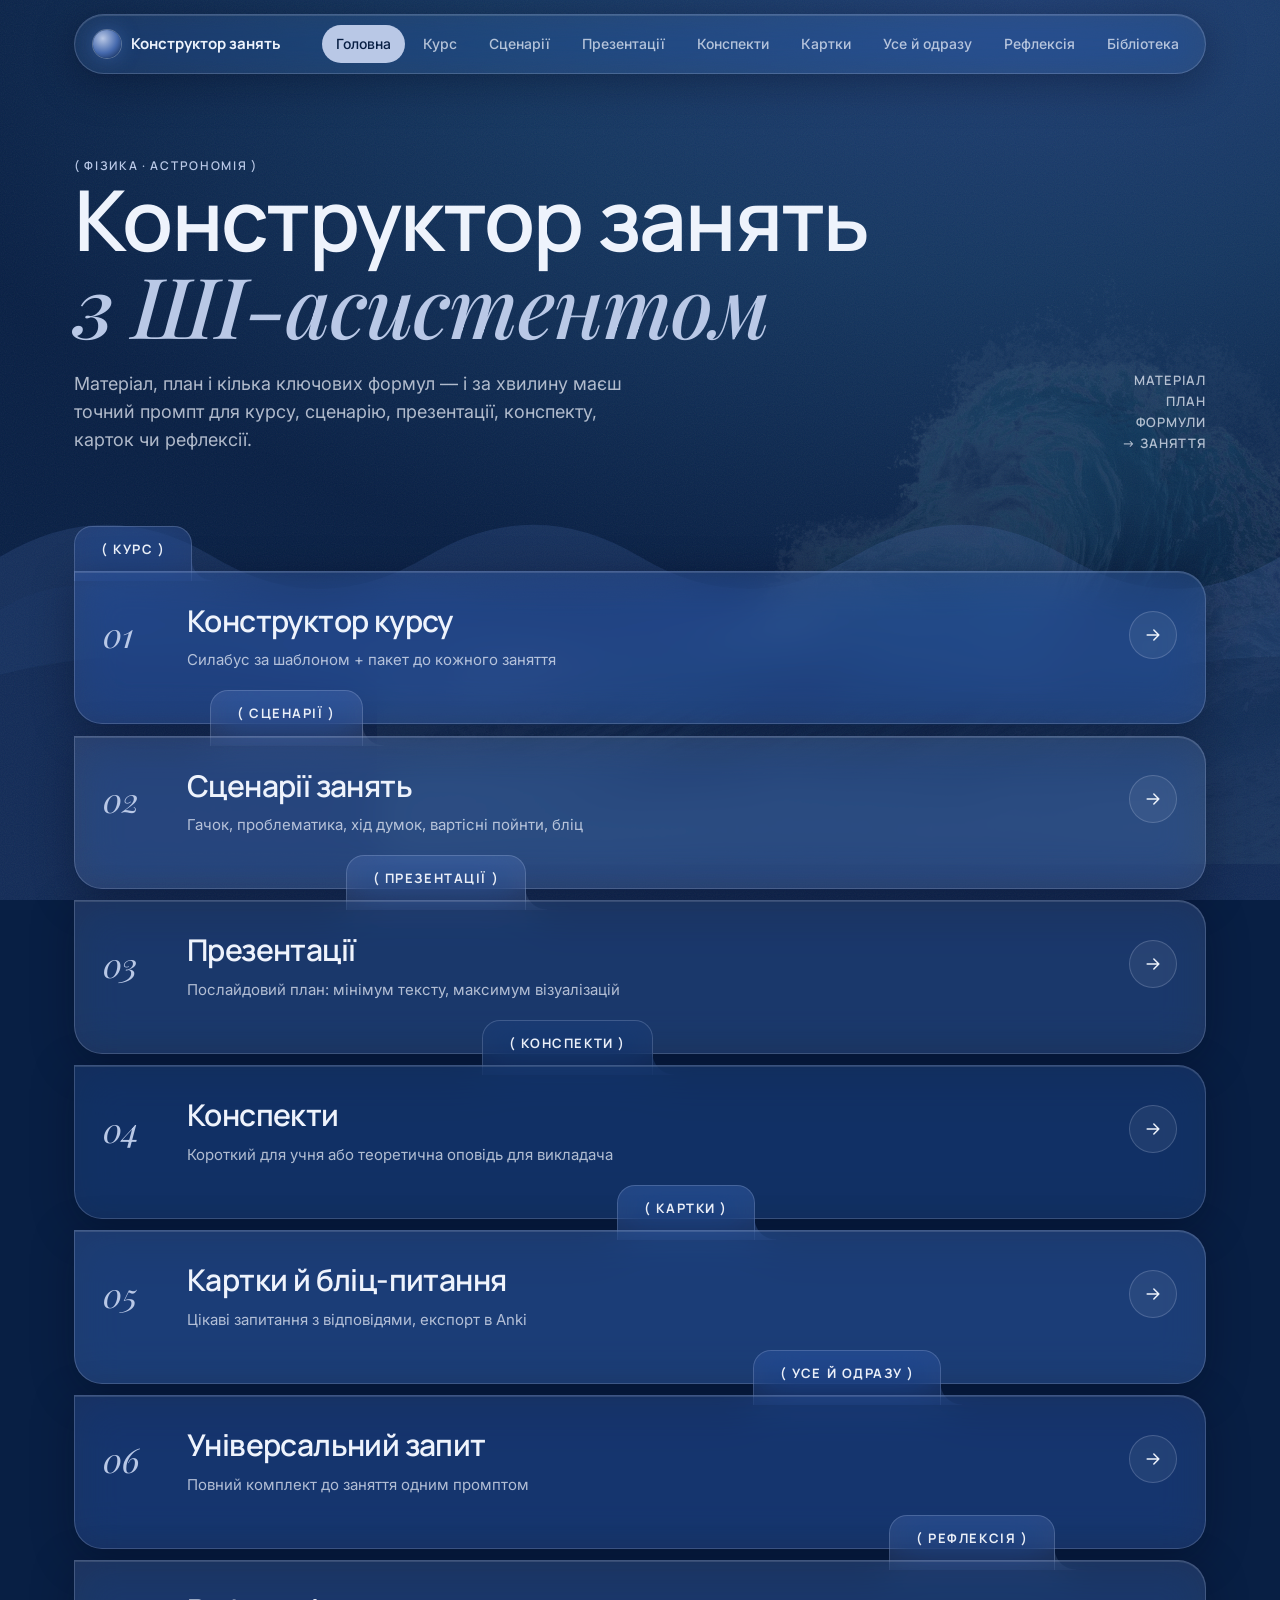
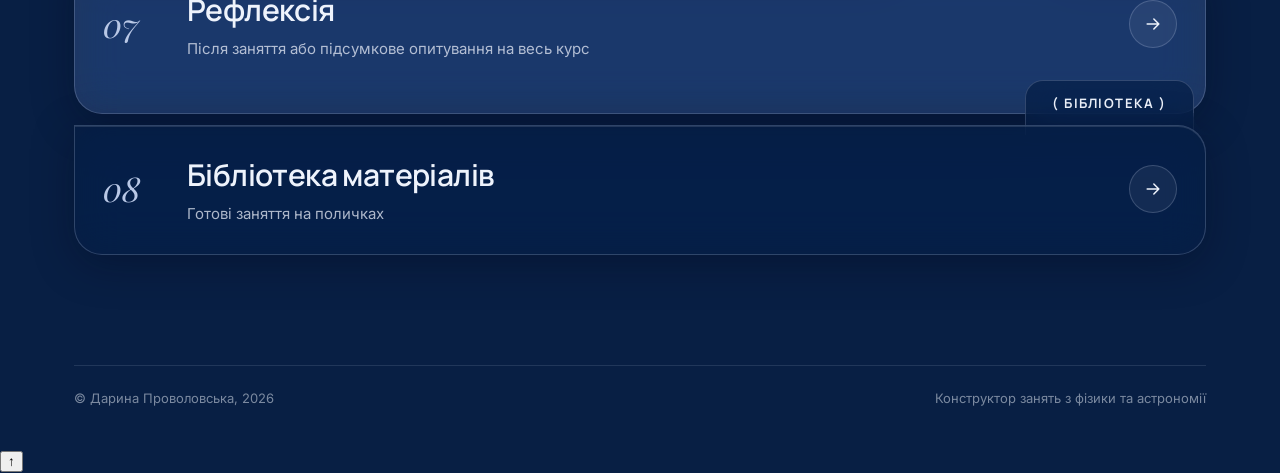
<file: index.html>
<!doctype html>
<html lang="uk">
<head>
<meta charset="utf-8">
<meta name="viewport" content="width=device-width, initial-scale=1">
<title>Конструктор занять · фізика та астрономія</title>
<meta name="description" content="Конструктор промптів для ШІ-асистента: презентації, сценарії, конспекти та картки-питання з фізики й астрономії.">
<meta name="theme-color" content="#081F44">
<link rel="icon" href="data:image/svg+xml,%3Csvg xmlns='http://www.w3.org/2000/svg' viewBox='0 0 32 32'%3E%3Cdefs%3E%3CradialGradient id='g' cx='.35' cy='.3'%3E%3Cstop offset='0' stop-color='%23B9C8E6'/%3E%3Cstop offset='.55' stop-color='%234569AD'/%3E%3Cstop offset='1' stop-color='%23081F44'/%3E%3C/radialGradient%3E%3C/defs%3E%3Ccircle cx='16' cy='16' r='15' fill='url(%23g)'/%3E%3C/svg%3E">
<link rel="preconnect" href="https://fonts.googleapis.com">
<link rel="preconnect" href="https://fonts.gstatic.com" crossorigin>
<link href="https://fonts.googleapis.com/css2?family=Inter:wght@400;500;600&family=Manrope:wght@500;600;700&family=Playfair+Display:ital,wght@1,500&display=swap&subset=cyrillic" rel="stylesheet">
<link rel="stylesheet" href="style.css">
</head>
<body data-page="index">
<div class="shell">
<header id="top"></header>
<main class="wrap">
<section class="hero">
<div class="hero-row">
<div>
<span class="eyebrow">( Фізика · Астрономія )</span>
<h1>Конструктор занять <span class="accent">з ШІ-асистентом</span></h1>
<p>Матеріал, план і кілька ключових формул — і за хвилину маєш точний промпт для курсу, сценарію, презентації, конспекту, карток чи рефлексії.</p>
</div>
<div class="hero-meta">Матеріал<br>План<br>Формули<br>→ заняття</div>
</div>
</section>
<nav class="folders" aria-label="Розділи конструктора">
<a class="folder t2" href="course.html" style="--x:0%">
<span class="tab">( КУРС )</span>
<div class="body"><span class="num">01</span><div><h2>Конструктор курсу</h2><p>Силабус за шаблоном + пакет до кожного заняття</p></div><span class="go"><svg viewBox="0 0 24 24" width="20" height="20" fill="none" stroke="currentColor" stroke-width="1.8" stroke-linecap="round" stroke-linejoin="round"><path d="M5 12h14M13 6l6 6-6 6"/></svg></span></div>
</a>
<a class="folder t1" href="scenario.html" style="--x:12%">
<span class="tab">( СЦЕНАРІЇ )</span>
<div class="body"><span class="num">02</span><div><h2>Сценарії занять</h2><p>Гачок, проблематика, хід думок, вартісні пойнти, бліц</p></div><span class="go"><svg viewBox="0 0 24 24" width="20" height="20" fill="none" stroke="currentColor" stroke-width="1.8" stroke-linecap="round" stroke-linejoin="round"><path d="M5 12h14M13 6l6 6-6 6"/></svg></span></div>
</a>
<a class="folder t3" href="presentation.html" style="--x:24%">
<span class="tab">( ПРЕЗЕНТАЦІЇ )</span>
<div class="body"><span class="num">03</span><div><h2>Презентації</h2><p>Послайдовий план: мінімум тексту, максимум візуалізацій</p></div><span class="go"><svg viewBox="0 0 24 24" width="20" height="20" fill="none" stroke="currentColor" stroke-width="1.8" stroke-linecap="round" stroke-linejoin="round"><path d="M5 12h14M13 6l6 6-6 6"/></svg></span></div>
</a>
<a class="folder t4" href="notes.html" style="--x:36%">
<span class="tab">( КОНСПЕКТИ )</span>
<div class="body"><span class="num">04</span><div><h2>Конспекти</h2><p>Короткий для учня або теоретична оповідь для викладача</p></div><span class="go"><svg viewBox="0 0 24 24" width="20" height="20" fill="none" stroke="currentColor" stroke-width="1.8" stroke-linecap="round" stroke-linejoin="round"><path d="M5 12h14M13 6l6 6-6 6"/></svg></span></div>
</a>
<a class="folder t5" href="cards.html" style="--x:48%">
<span class="tab">( КАРТКИ )</span>
<div class="body"><span class="num">05</span><div><h2>Картки й бліц-питання</h2><p>Цікаві запитання з відповідями, експорт в Anki</p></div><span class="go"><svg viewBox="0 0 24 24" width="20" height="20" fill="none" stroke="currentColor" stroke-width="1.8" stroke-linecap="round" stroke-linejoin="round"><path d="M5 12h14M13 6l6 6-6 6"/></svg></span></div>
</a>
<a class="folder t2" href="universal.html" style="--x:60%">
<span class="tab">( УСЕ Й ОДРАЗУ )</span>
<div class="body"><span class="num">06</span><div><h2>Універсальний запит</h2><p>Повний комплект до заняття одним промптом</p></div><span class="go"><svg viewBox="0 0 24 24" width="20" height="20" fill="none" stroke="currentColor" stroke-width="1.8" stroke-linecap="round" stroke-linejoin="round"><path d="M5 12h14M13 6l6 6-6 6"/></svg></span></div>
</a>
<a class="folder t3" href="reflection.html" style="--x:72%">
<span class="tab">( РЕФЛЕКСІЯ )</span>
<div class="body"><span class="num">07</span><div><h2>Рефлексія</h2><p>Після заняття або підсумкове опитування на весь курс</p></div><span class="go"><svg viewBox="0 0 24 24" width="20" height="20" fill="none" stroke="currentColor" stroke-width="1.8" stroke-linecap="round" stroke-linejoin="round"><path d="M5 12h14M13 6l6 6-6 6"/></svg></span></div>
</a>
<a class="folder t6" href="library.html" style="--x:84%">
<span class="tab">( БІБЛІОТЕКА )</span>
<div class="body"><span class="num">08</span><div><h2>Бібліотека матеріалів</h2><p>Готові заняття на поличках</p></div><span class="go"><svg viewBox="0 0 24 24" width="20" height="20" fill="none" stroke="currentColor" stroke-width="1.8" stroke-linecap="round" stroke-linejoin="round"><path d="M5 12h14M13 6l6 6-6 6"/></svg></span></div>
</a>
</nav>
</main>
<footer id="foot"></footer>
</div>
<script src="app.js"></script>
</body>
</html>
</file>
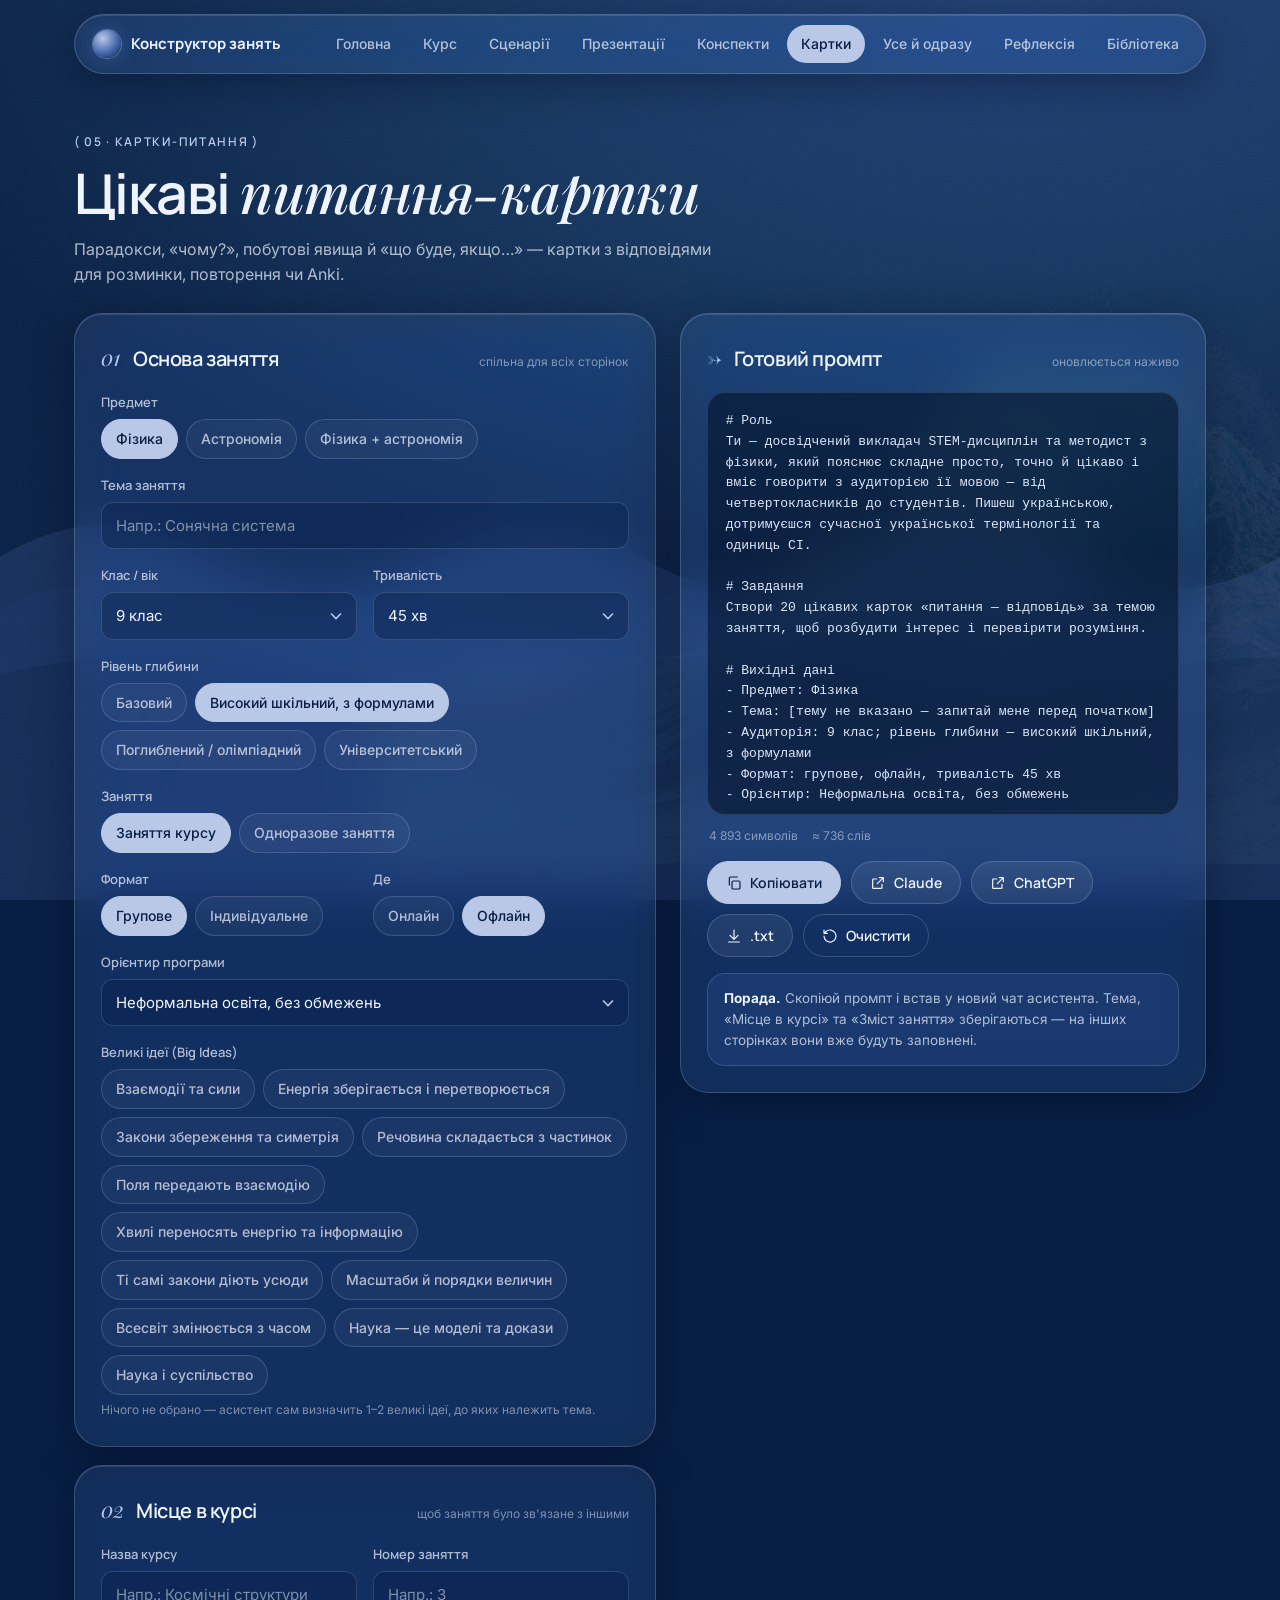
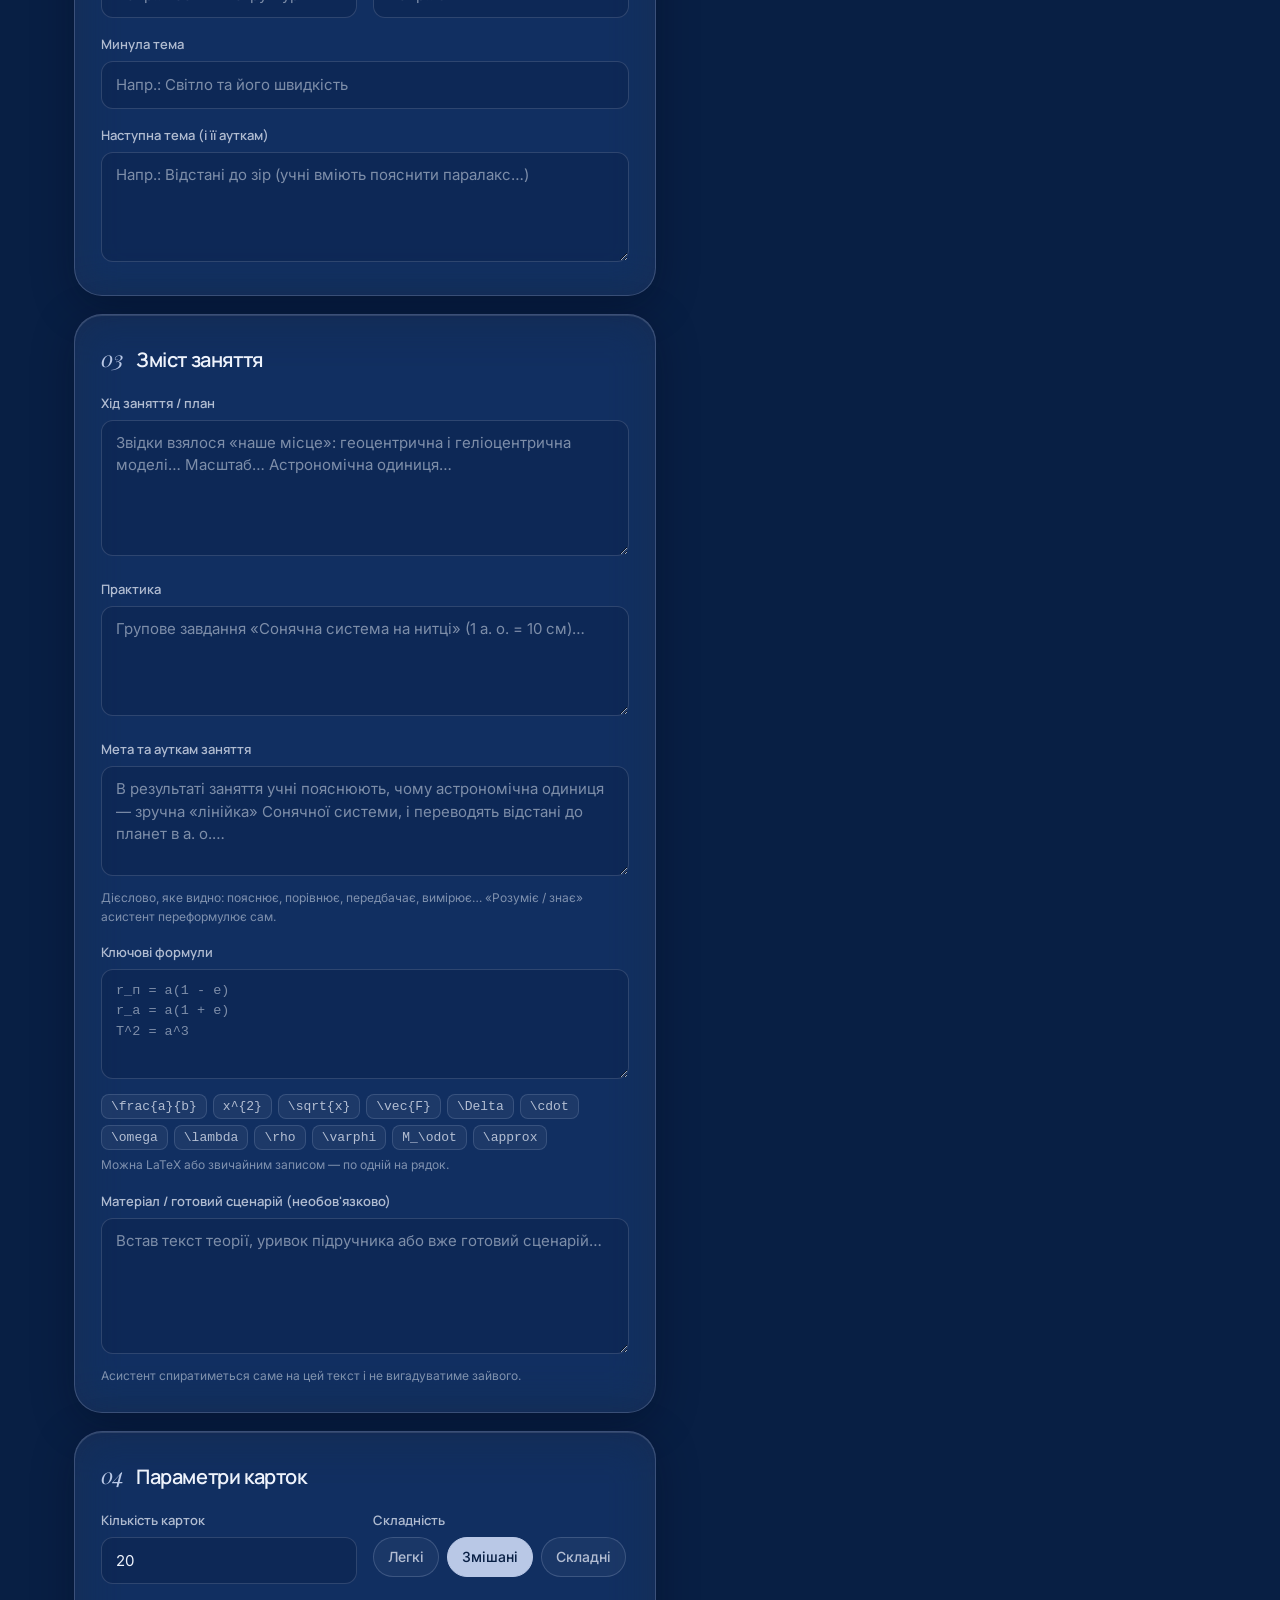
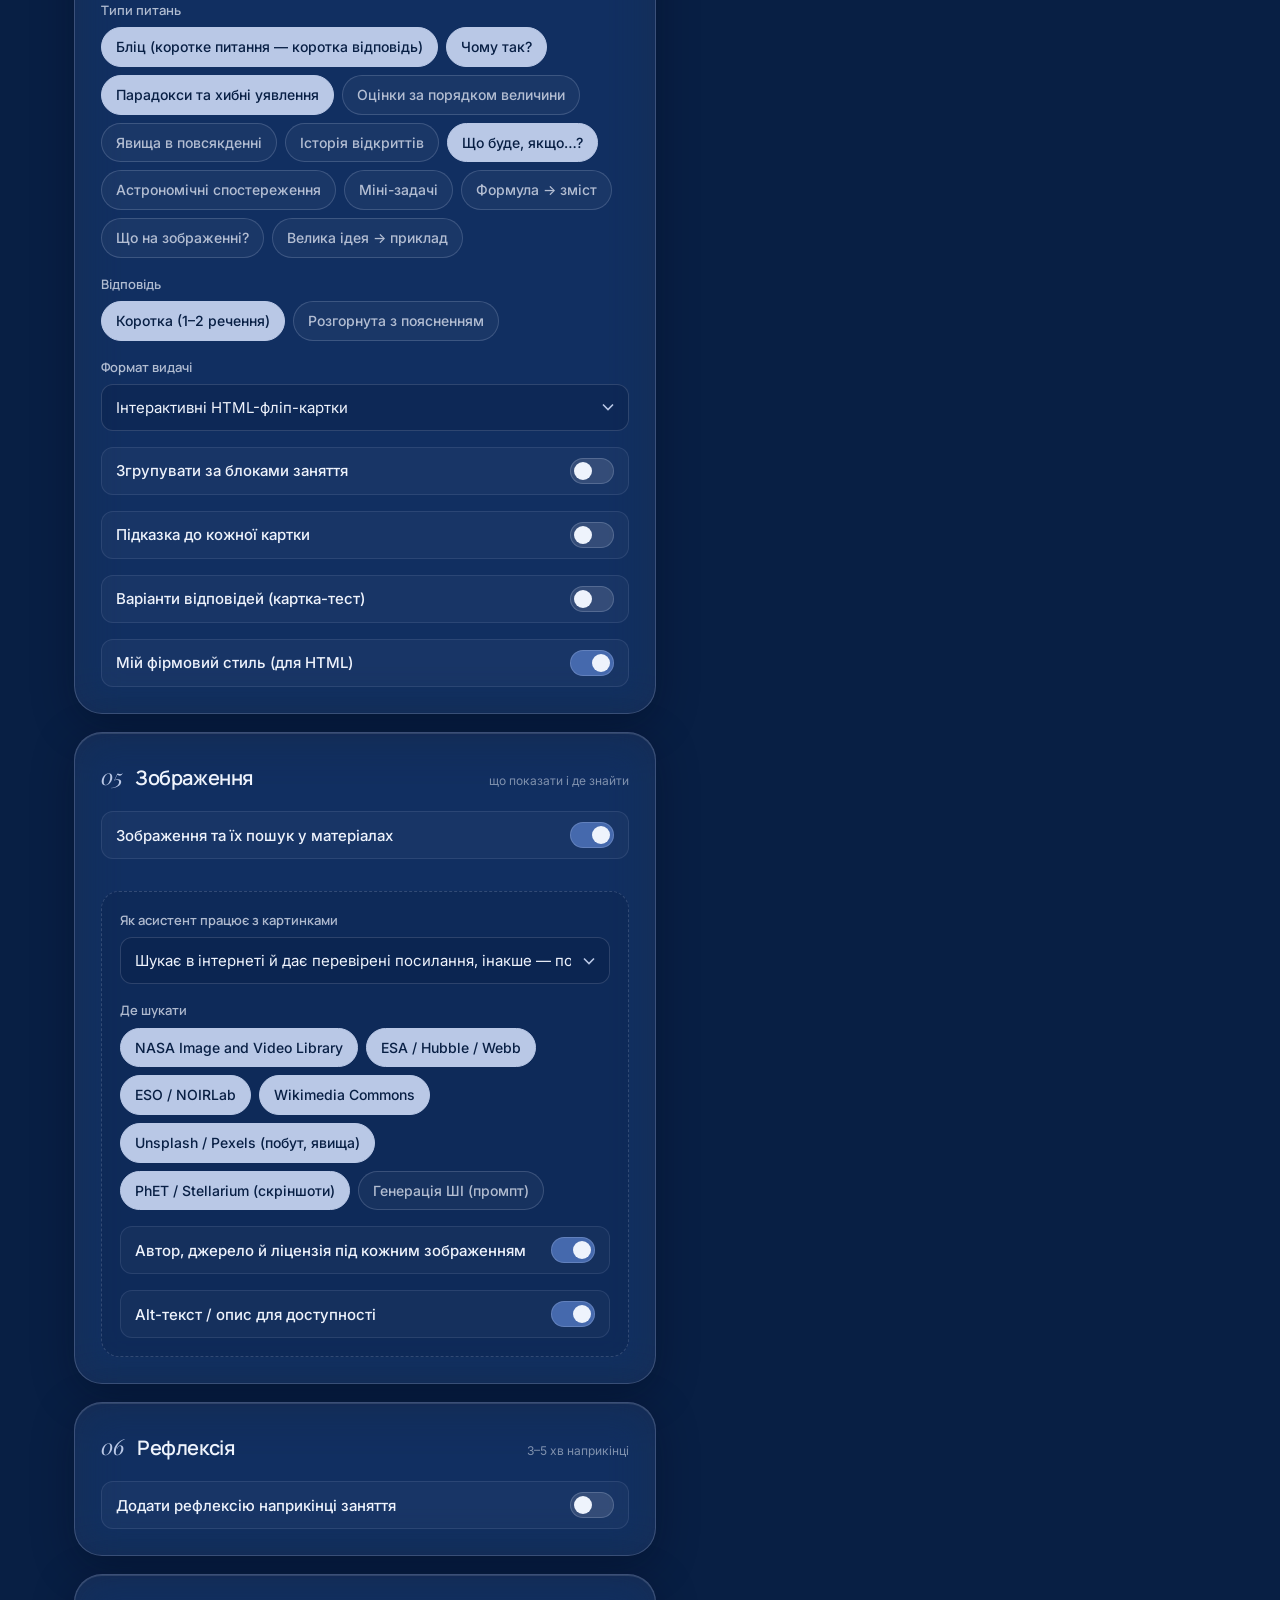
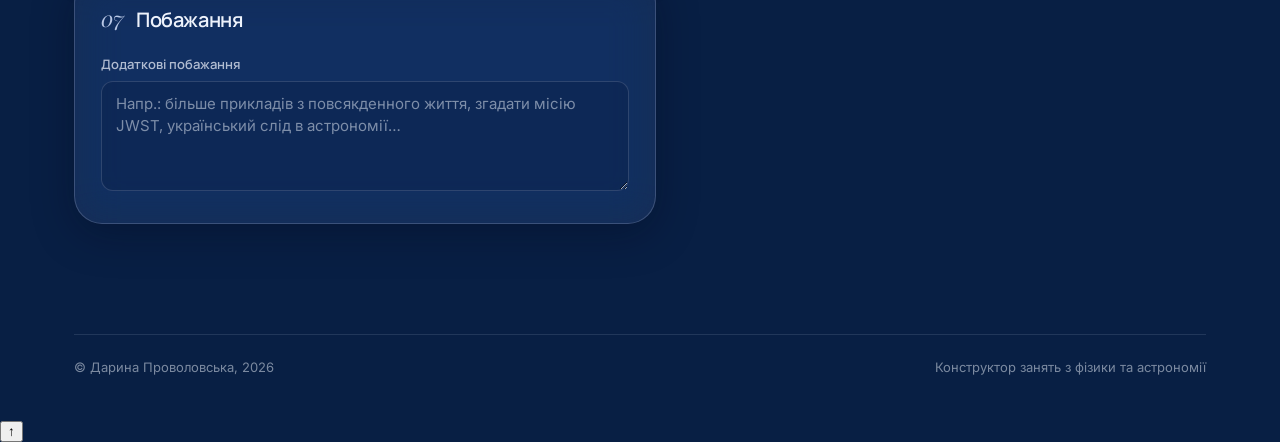
<file: cards.html>
<!doctype html>
<html lang="uk">
<head>
<meta charset="utf-8">
<meta name="viewport" content="width=device-width, initial-scale=1">
<title>Картки-питання · Конструктор занять</title>
<meta name="description" content="Парадокси, «чому?», побутові явища й «що буде, якщо…» — картки з відповідями для розминки, повторення чи Anki.">
<meta name="theme-color" content="#081F44">
<link rel="icon" href="data:image/svg+xml,%3Csvg xmlns='http://www.w3.org/2000/svg' viewBox='0 0 32 32'%3E%3Cdefs%3E%3CradialGradient id='g' cx='.35' cy='.3'%3E%3Cstop offset='0' stop-color='%23B9C8E6'/%3E%3Cstop offset='.55' stop-color='%234569AD'/%3E%3Cstop offset='1' stop-color='%23081F44'/%3E%3C/radialGradient%3E%3C/defs%3E%3Ccircle cx='16' cy='16' r='15' fill='url(%23g)'/%3E%3C/svg%3E">
<link rel="preconnect" href="https://fonts.googleapis.com">
<link rel="preconnect" href="https://fonts.gstatic.com" crossorigin>
<link href="https://fonts.googleapis.com/css2?family=Inter:wght@400;500;600&family=Manrope:wght@500;600;700&family=Playfair+Display:ital,wght@1,500&display=swap&subset=cyrillic" rel="stylesheet">
<link rel="stylesheet" href="style.css">
</head>
<body data-page="cards">
<div class="shell">
<header id="top"></header>
<main class="wrap">
<section class="page-head">
<span class="eyebrow">( 04 · Картки-питання )</span>
<h1>Цікаві <span class="accent">питання-картки</span></h1>
<p>Парадокси, «чому?», побутові явища й «що буде, якщо…» — картки з відповідями для розминки, повторення чи Anki.</p>
</section>
<div class="builder" id="builder"></div>
</main>
<footer id="foot"></footer>
</div>
<script src="app.js"></script>
</body>
</html>
</file>
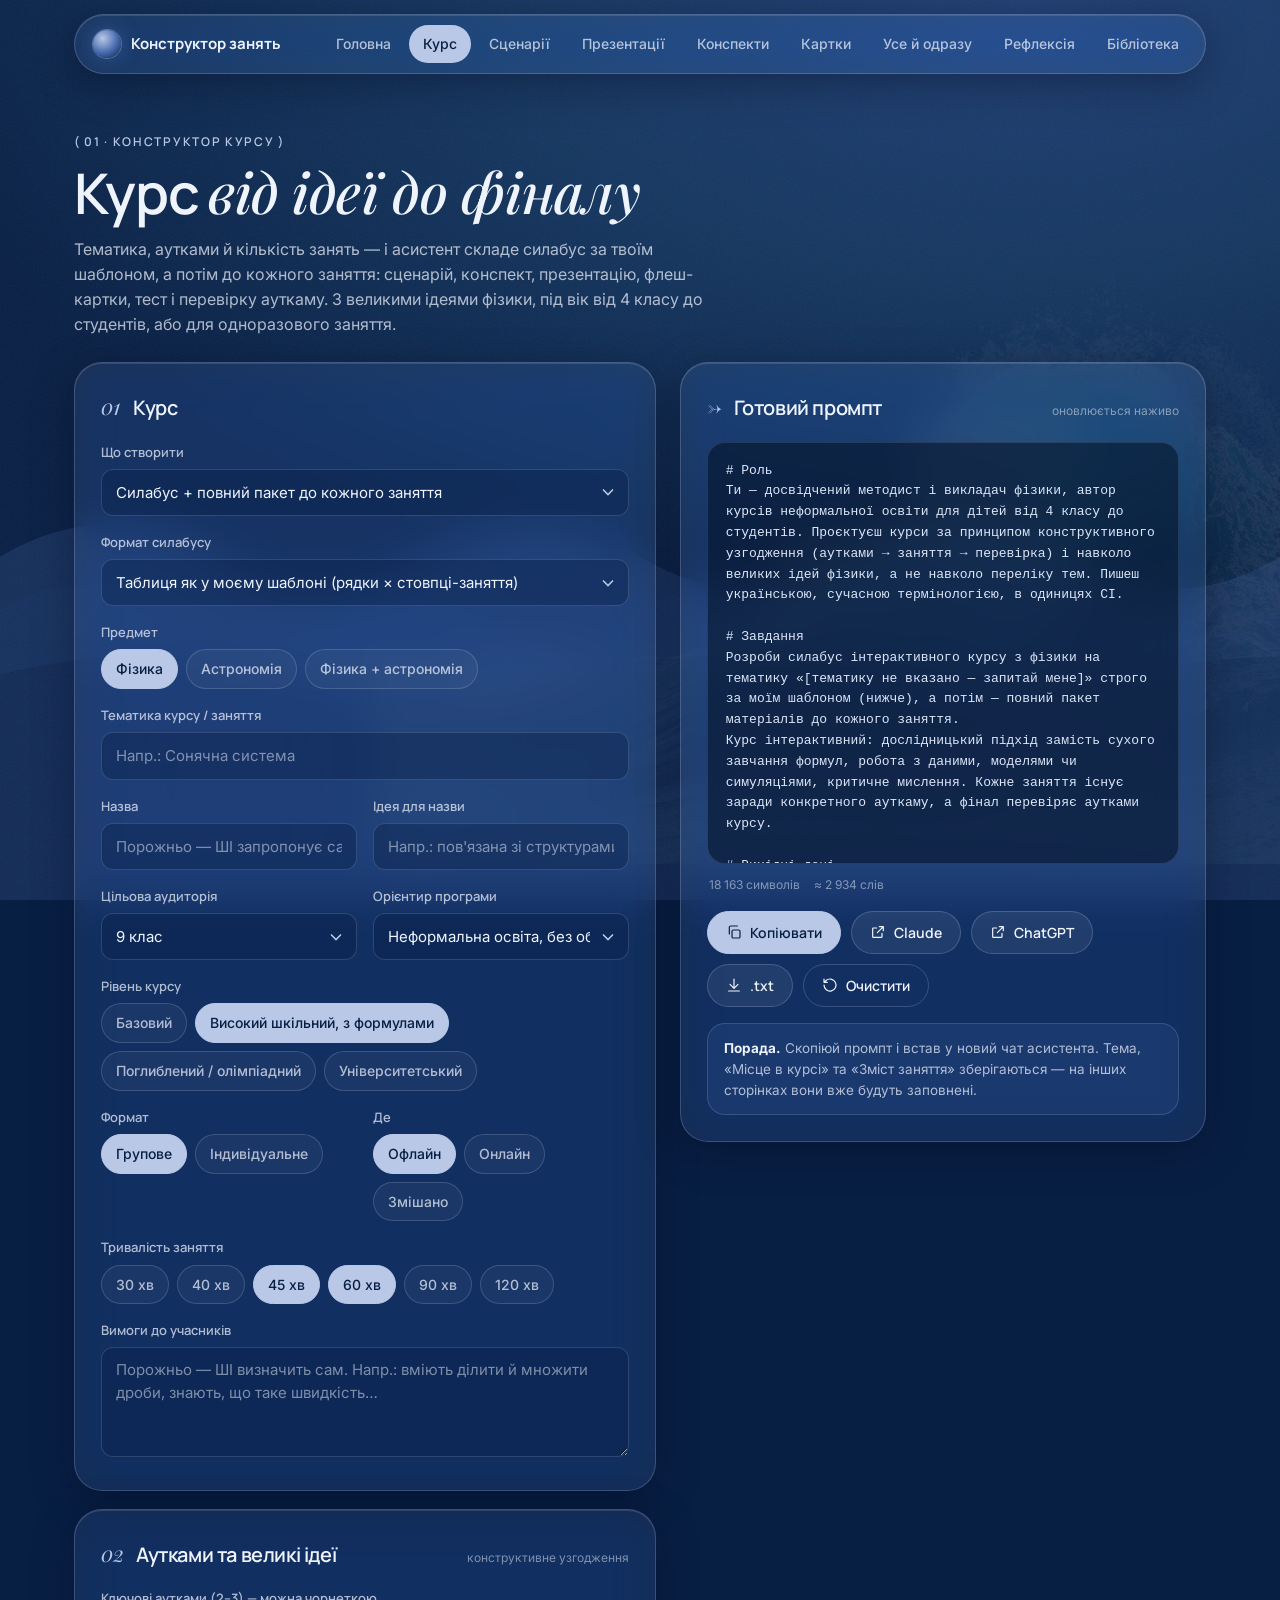
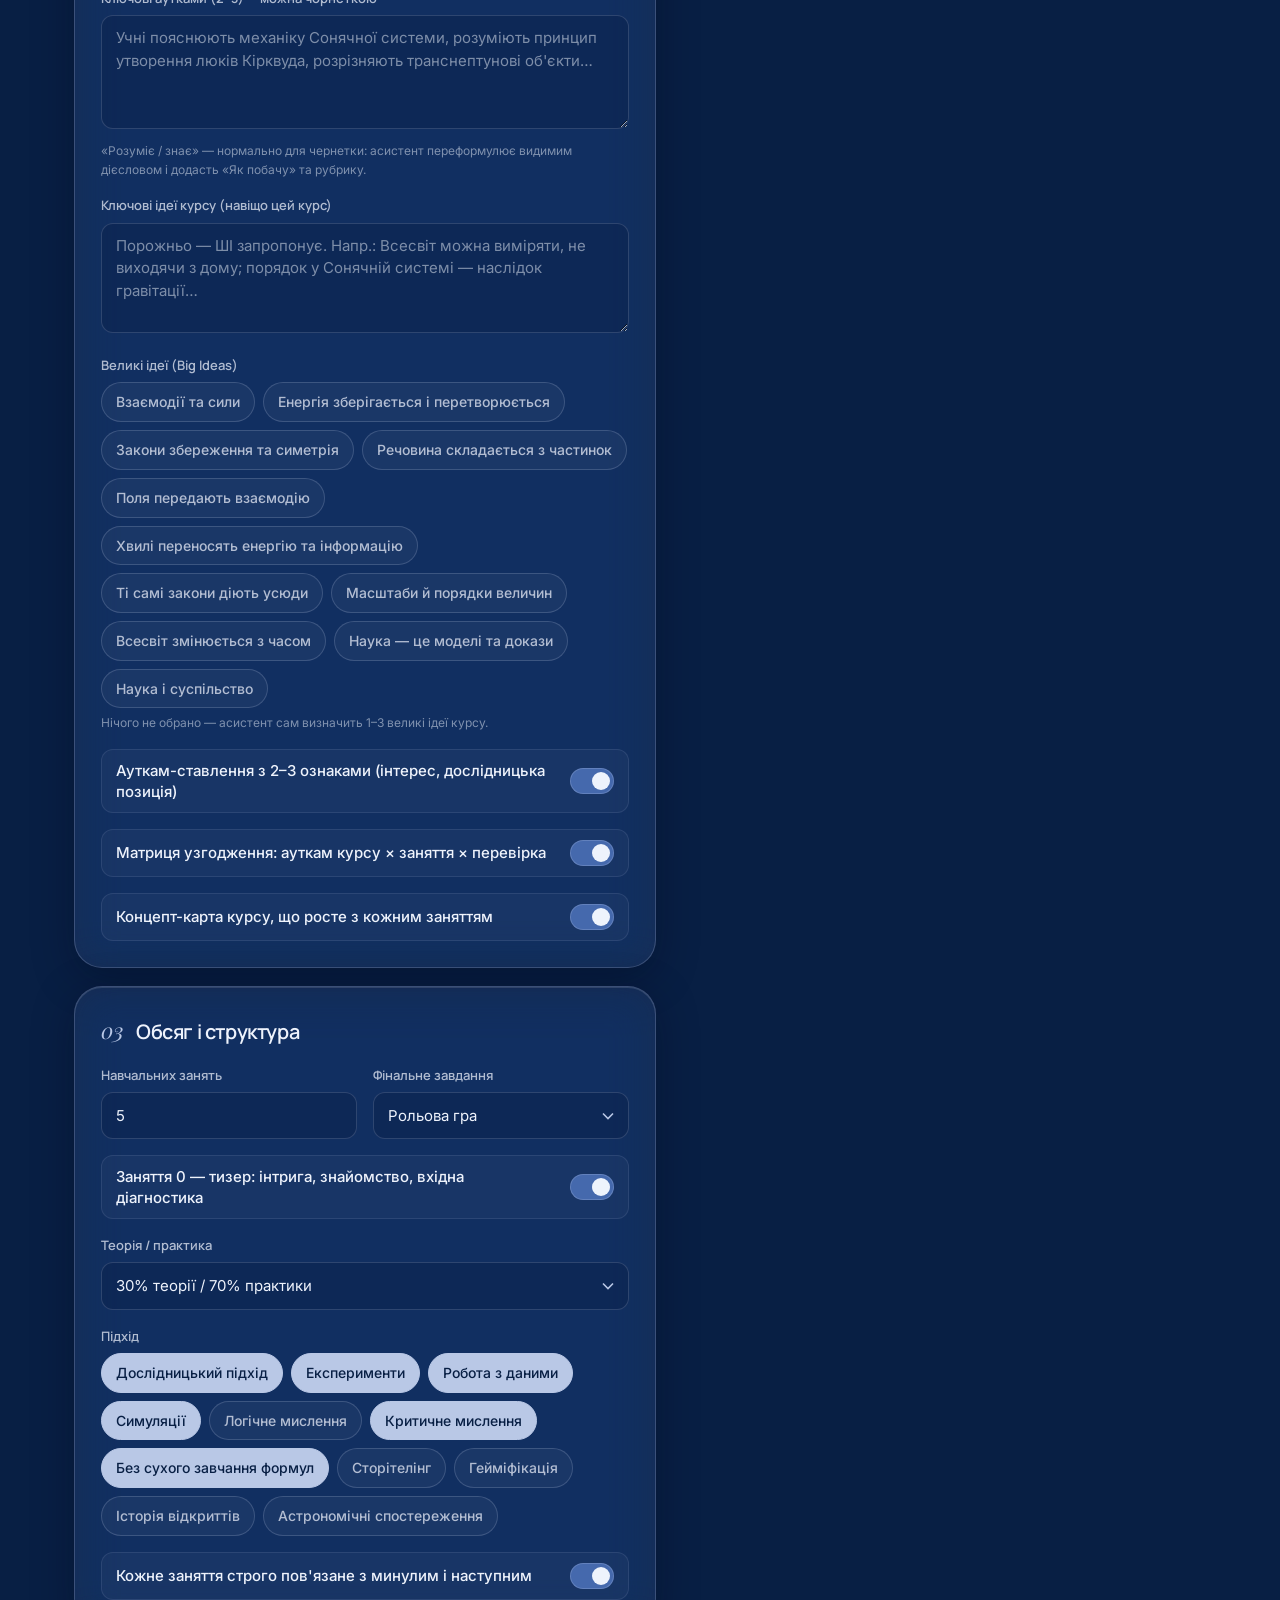
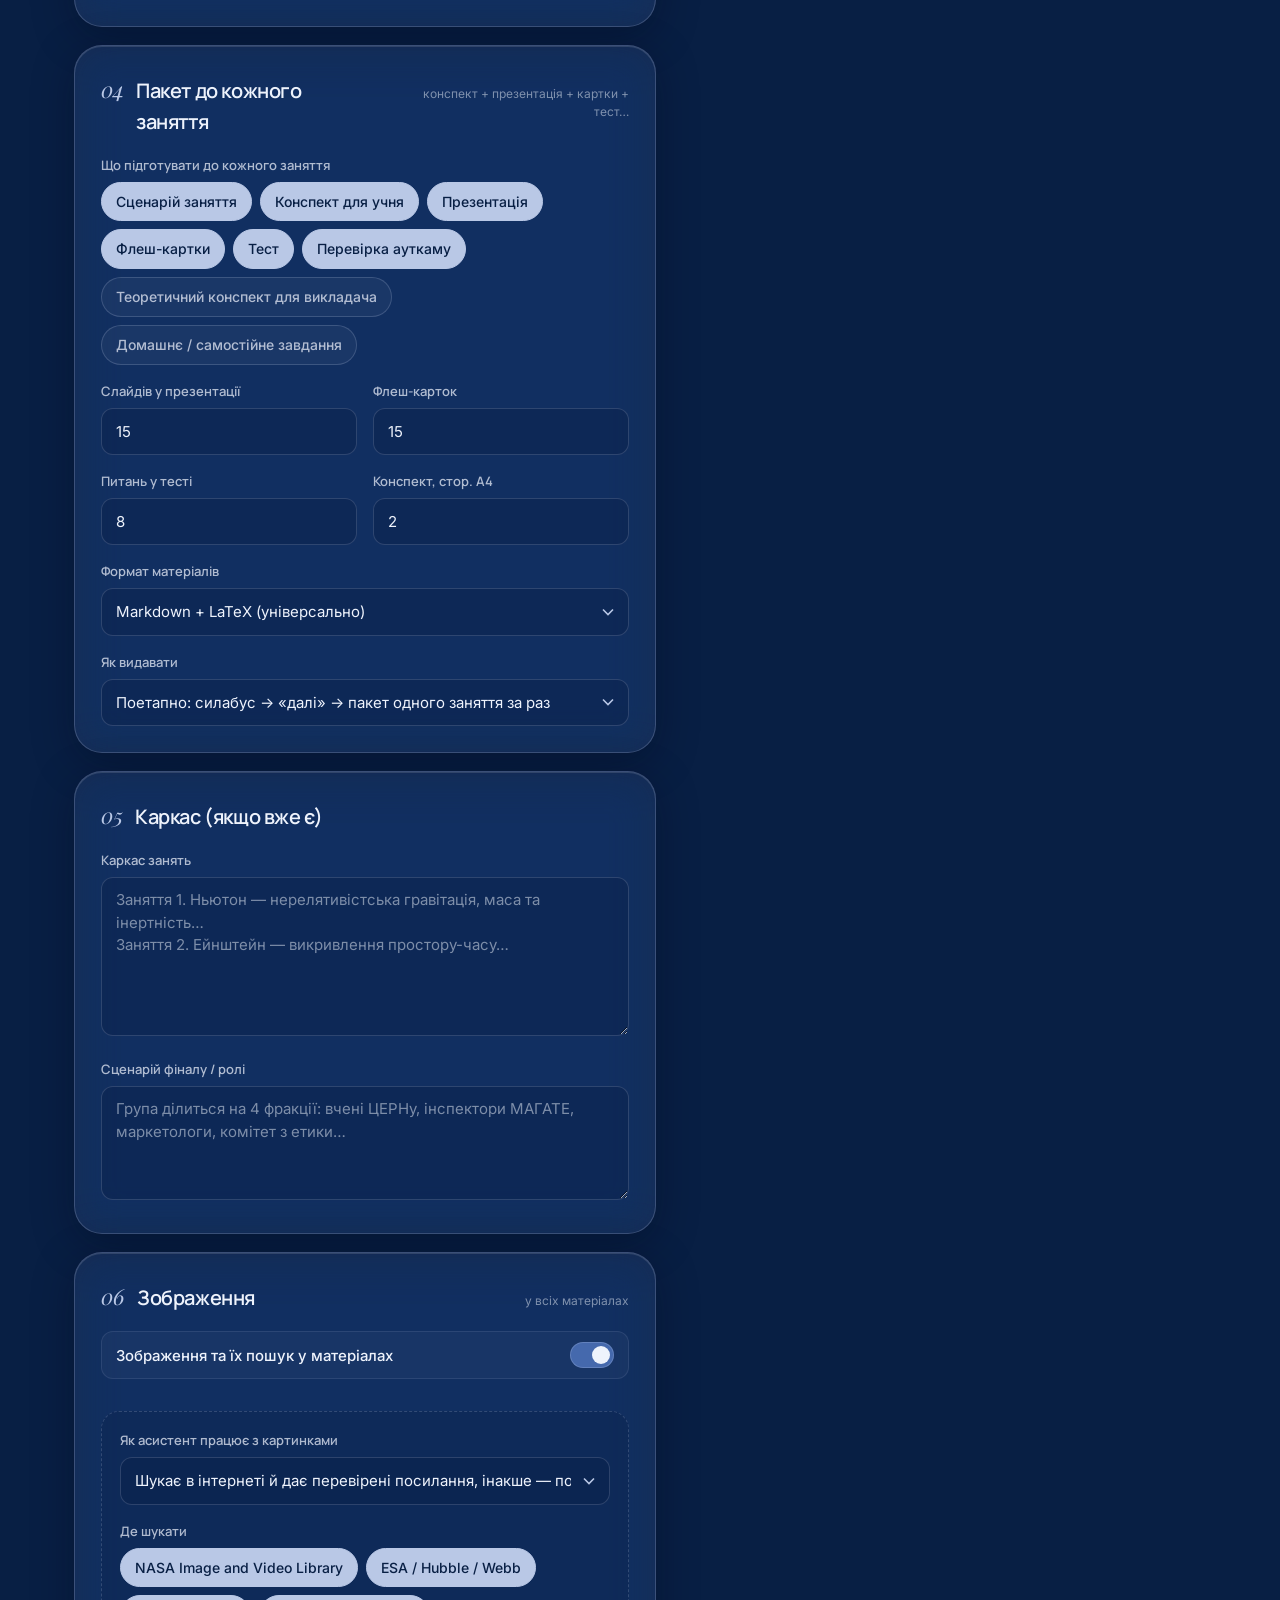
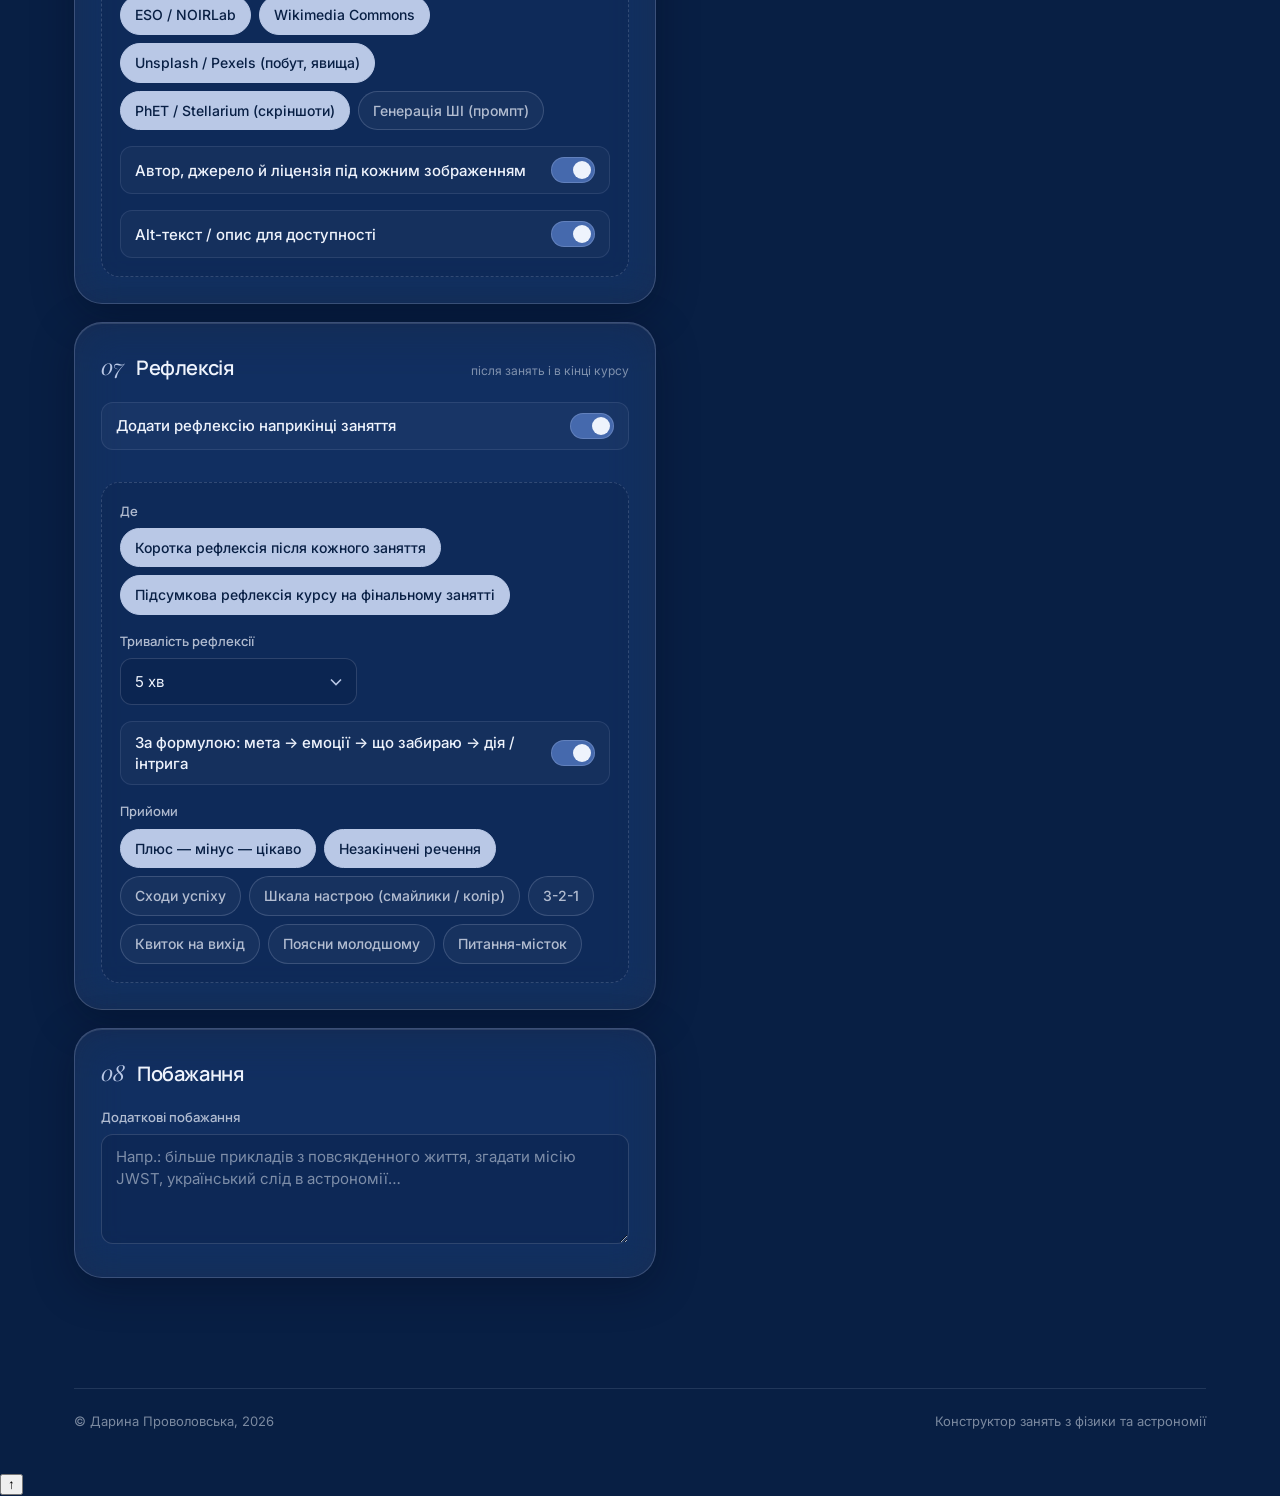
<file: course.html>
<!doctype html>
<html lang="uk">
<head>
<meta charset="utf-8">
<meta name="viewport" content="width=device-width, initial-scale=1">
<title>Конструктор курсу · Конструктор занять</title>
<meta name="description" content="Силабус курсу за шаблоном і пакет матеріалів до кожного заняття: сценарій, конспект, презентація, флеш-картки, тест і перевірка ауткаму.">
<meta name="theme-color" content="#081F44">
<link rel="icon" href="data:image/svg+xml,%3Csvg xmlns='http://www.w3.org/2000/svg' viewBox='0 0 32 32'%3E%3Cdefs%3E%3CradialGradient id='g' cx='.35' cy='.3'%3E%3Cstop offset='0' stop-color='%23B9C8E6'/%3E%3Cstop offset='.55' stop-color='%234569AD'/%3E%3Cstop offset='1' stop-color='%23081F44'/%3E%3C/radialGradient%3E%3C/defs%3E%3Ccircle cx='16' cy='16' r='15' fill='url(%23g)'/%3E%3C/svg%3E">
<link rel="preconnect" href="https://fonts.googleapis.com">
<link rel="preconnect" href="https://fonts.gstatic.com" crossorigin>
<link href="https://fonts.googleapis.com/css2?family=Inter:wght@400;500;600&family=Manrope:wght@500;600;700&family=Playfair+Display:ital,wght@1,500&display=swap&subset=cyrillic" rel="stylesheet">
<link rel="stylesheet" href="style.css">
</head>
<body data-page="course">
<div class="shell">
<header id="top"></header>
<main class="wrap">
<section class="page-head">
<span class="eyebrow">( 01 · Конструктор курсу )</span>
<h1>Курс <span class="accent">від ідеї до фіналу</span></h1>
<p>Тематика, аутками й кількість занять — і асистент складе силабус за твоїм шаблоном, а потім до кожного заняття: сценарій, конспект, презентацію, флеш-картки, тест і перевірку ауткаму. З великими ідеями фізики, під вік від 4 класу до студентів, або для одноразового заняття.</p>
</section>
<div class="builder" id="builder"></div>
</main>
<footer id="foot"></footer>
</div>
<script src="app.js"></script>
</body>
</html>
</file>
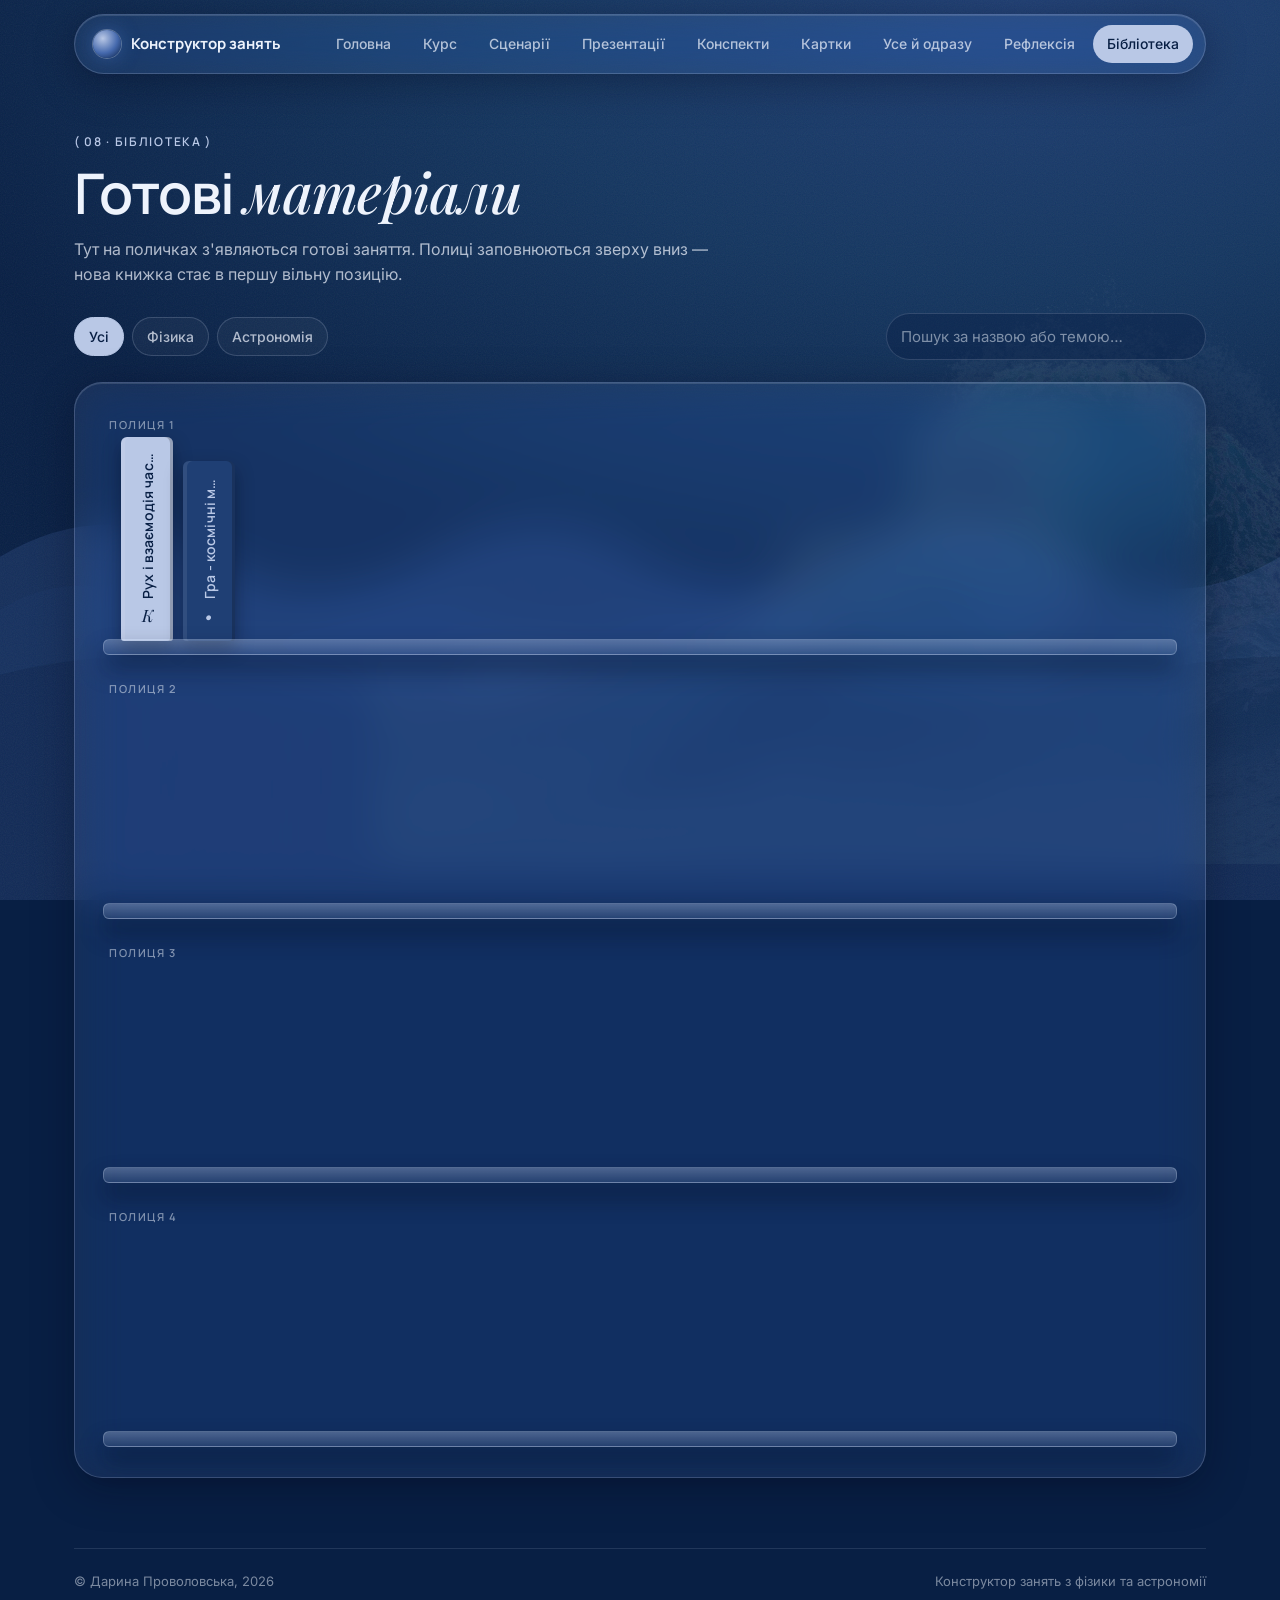
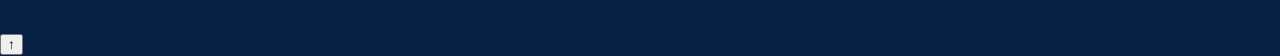
<file: library.html>
<!doctype html>
<html lang="uk">
<head>
<meta charset="utf-8">
<meta name="viewport" content="width=device-width, initial-scale=1">
<title>Бібліотека · Конструктор занять</title>
<meta name="description" content="Готові матеріали до занять з фізики та астрономії.">
<meta name="theme-color" content="#081F44">
<link rel="icon" href="data:image/svg+xml,%3Csvg xmlns='http://www.w3.org/2000/svg' viewBox='0 0 32 32'%3E%3Cdefs%3E%3CradialGradient id='g' cx='.35' cy='.3'%3E%3Cstop offset='0' stop-color='%23B9C8E6'/%3E%3Cstop offset='.55' stop-color='%234569AD'/%3E%3Cstop offset='1' stop-color='%23081F44'/%3E%3C/radialGradient%3E%3C/defs%3E%3Ccircle cx='16' cy='16' r='15' fill='url(%23g)'/%3E%3C/svg%3E">
<link rel="preconnect" href="https://fonts.googleapis.com">
<link rel="preconnect" href="https://fonts.gstatic.com" crossorigin>
<link href="https://fonts.googleapis.com/css2?family=Inter:wght@400;500;600&family=Manrope:wght@500;600;700&family=Playfair+Display:ital,wght@1,500&display=swap&subset=cyrillic" rel="stylesheet">
<link rel="stylesheet" href="style.css">
</head>
<body data-page="library">
<div class="shell">
<header id="top"></header>
<main class="wrap">
<section class="page-head">
<span class="eyebrow">( 06 · Бібліотека )</span>
<h1>Готові <span class="accent">матеріали</span></h1>
<p>Тут на поличках з'являються готові заняття. Полиці заповнюються зверху вниз — нова книжка стає в першу вільну позицію.</p>
</section>
<div class="lib-tools">
<div class="seg" role="group" aria-label="Фільтр за предметом" id="lib-filter"></div>
<label class="sr-only" for="lib-search">Пошук</label>
<input type="text" id="lib-search" placeholder="Пошук за назвою або темою…">
</div>
<section class="bookcase glass" id="bookcase" aria-label="Полиці з матеріалами"></section>
</main>
<footer id="foot"></footer>
</div>
<script src="app.js"></script>
<script src="materials.js"></script>
<script src="library.js"></script>
</body>
</html>
</file>
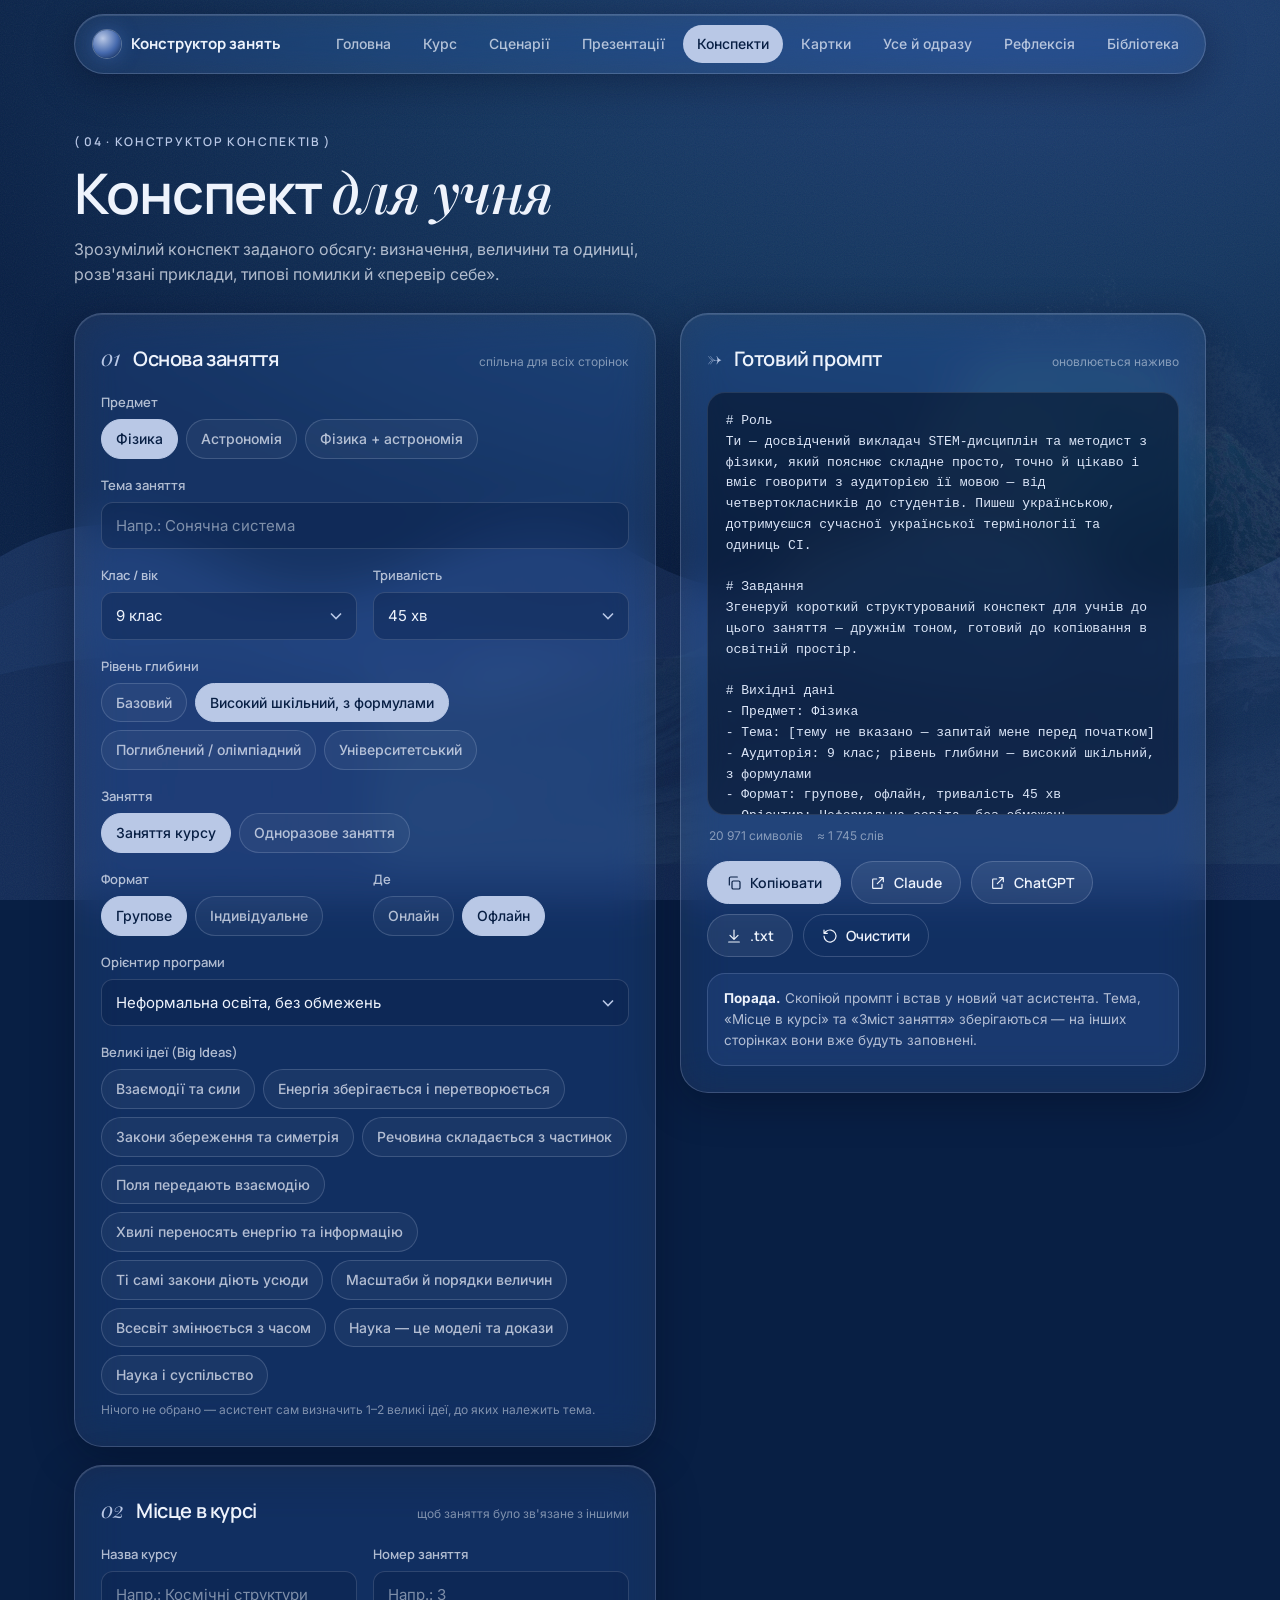
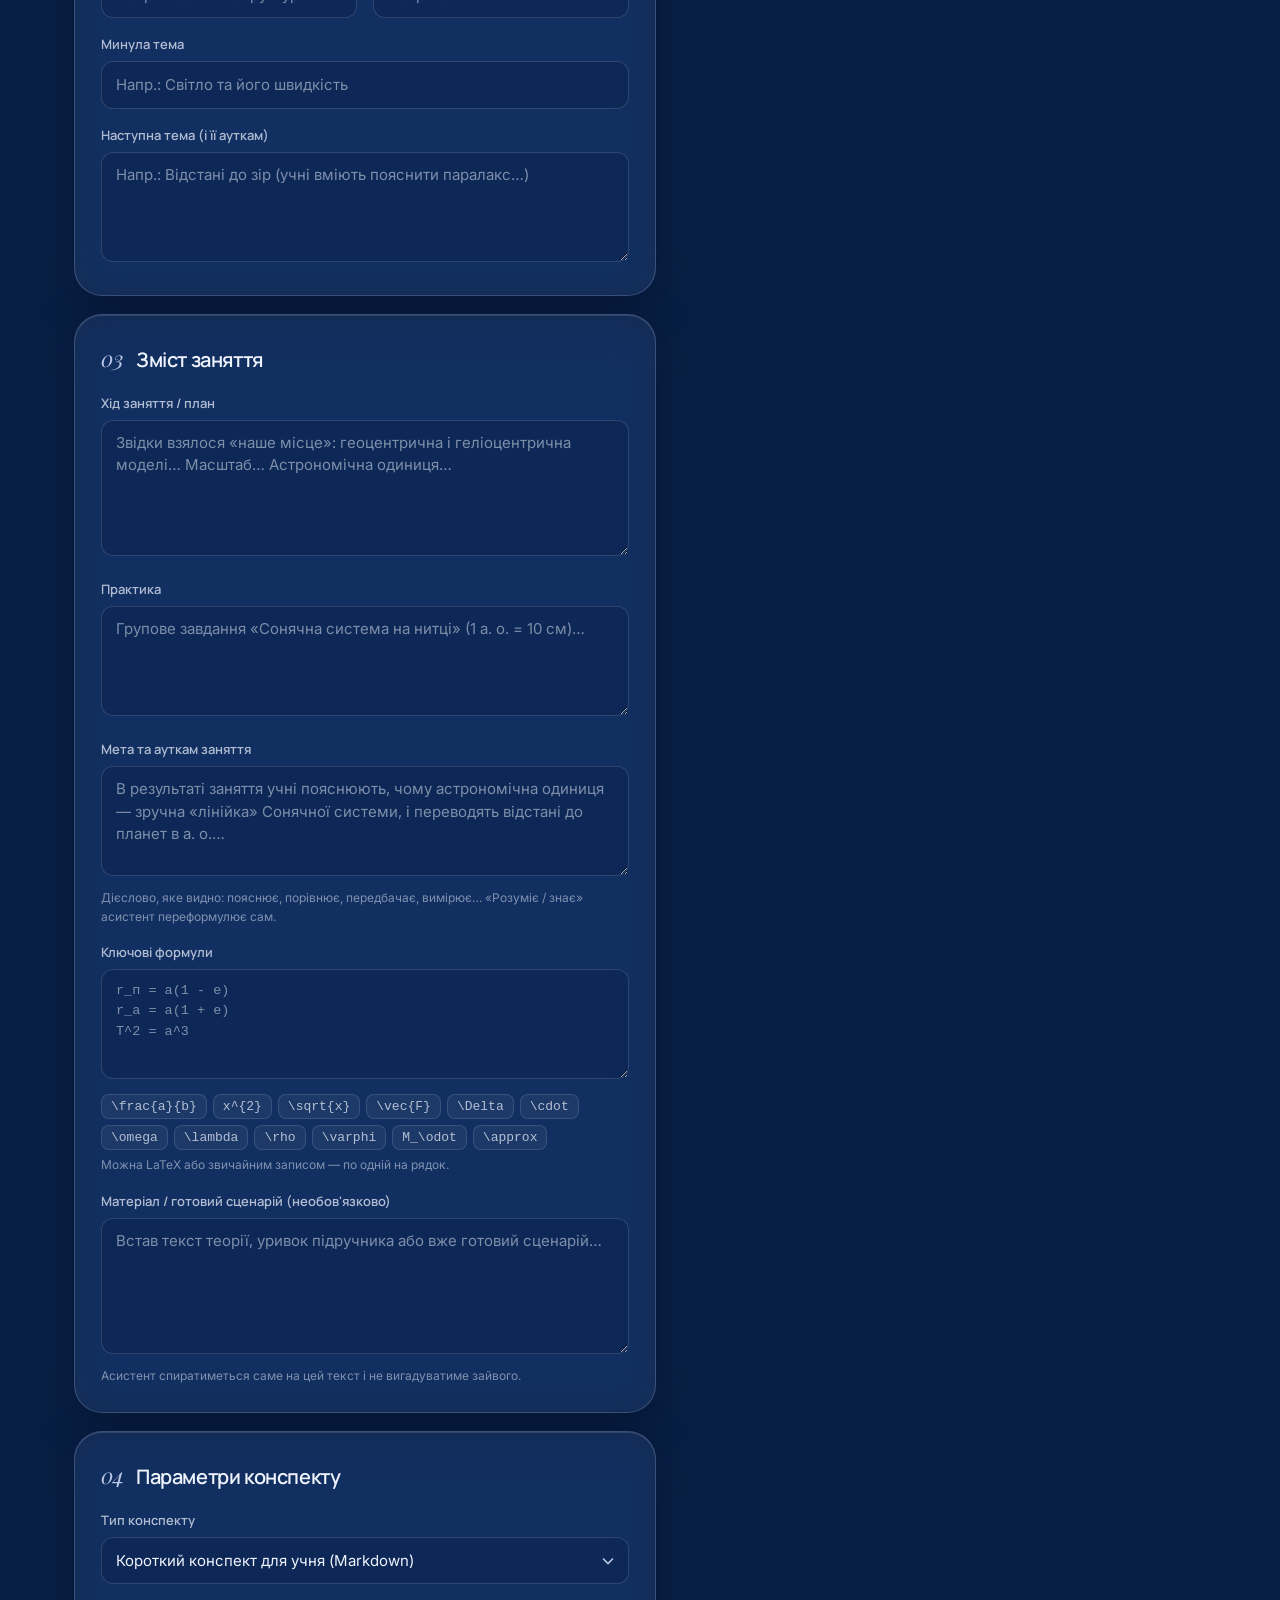
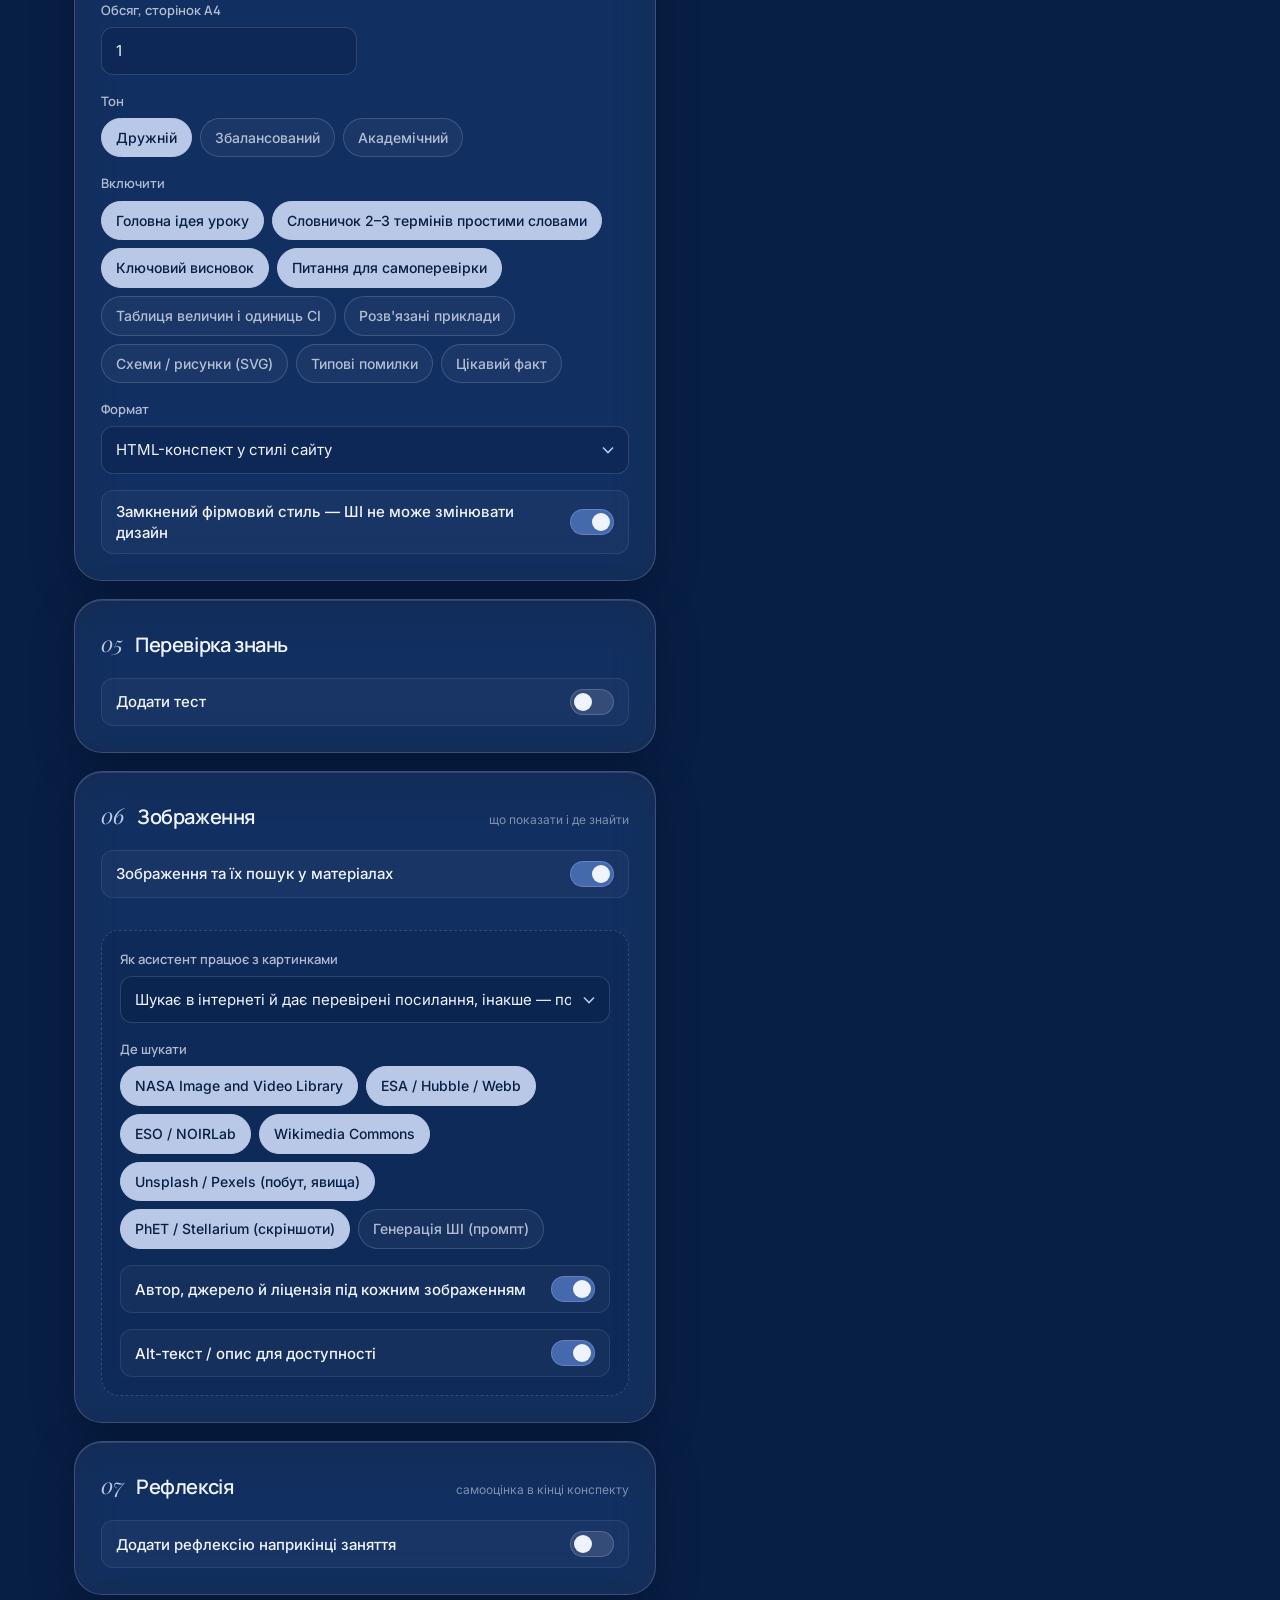
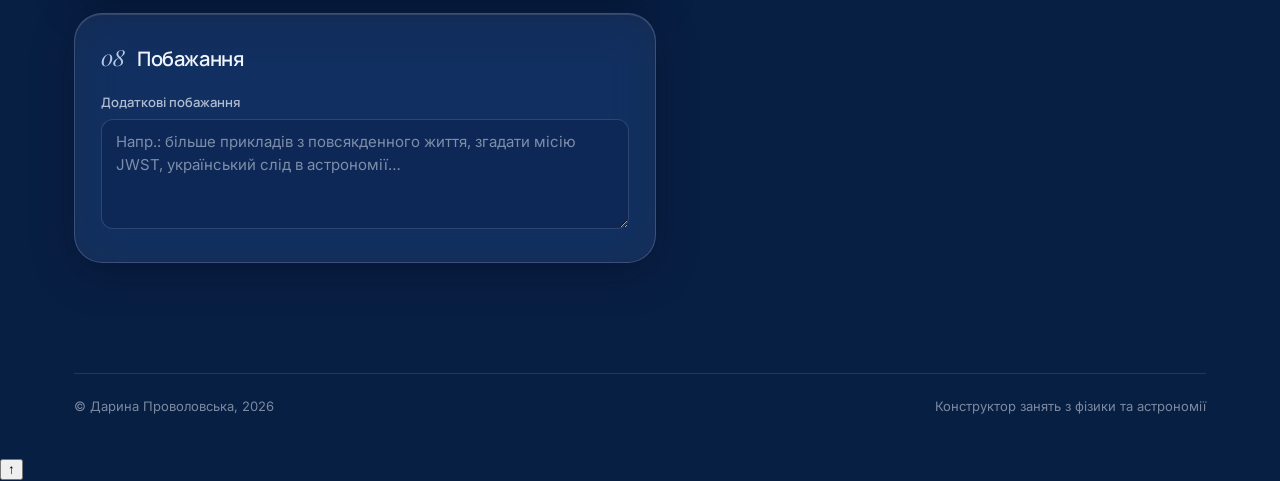
<file: notes.html>
<!doctype html>
<html lang="uk">
<head>
<meta charset="utf-8">
<meta name="viewport" content="width=device-width, initial-scale=1">
<title>Конструктор конспектів · Конструктор занять</title>
<meta name="description" content="Зрозумілий конспект заданого обсягу: визначення, величини та одиниці, розв'язані приклади, типові помилки й «перевір себе».">
<meta name="theme-color" content="#081F44">
<link rel="icon" href="data:image/svg+xml,%3Csvg xmlns='http://www.w3.org/2000/svg' viewBox='0 0 32 32'%3E%3Cdefs%3E%3CradialGradient id='g' cx='.35' cy='.3'%3E%3Cstop offset='0' stop-color='%23B9C8E6'/%3E%3Cstop offset='.55' stop-color='%234569AD'/%3E%3Cstop offset='1' stop-color='%23081F44'/%3E%3C/radialGradient%3E%3C/defs%3E%3Ccircle cx='16' cy='16' r='15' fill='url(%23g)'/%3E%3C/svg%3E">
<link rel="preconnect" href="https://fonts.googleapis.com">
<link rel="preconnect" href="https://fonts.gstatic.com" crossorigin>
<link href="https://fonts.googleapis.com/css2?family=Inter:wght@400;500;600&family=Manrope:wght@500;600;700&family=Playfair+Display:ital,wght@1,500&display=swap&subset=cyrillic" rel="stylesheet">
<link rel="stylesheet" href="style.css">
</head>
<body data-page="notes">
<div class="shell">
<header id="top"></header>
<main class="wrap">
<section class="page-head">
<span class="eyebrow">( 03 · Конструктор конспектів )</span>
<h1>Конспект <span class="accent">для учня</span></h1>
<p>Зрозумілий конспект заданого обсягу: визначення, величини та одиниці, розв'язані приклади, типові помилки й «перевір себе».</p>
</section>
<div class="builder" id="builder"></div>
</main>
<footer id="foot"></footer>
</div>
<script src="app.js"></script>
</body>
</html>
</file>
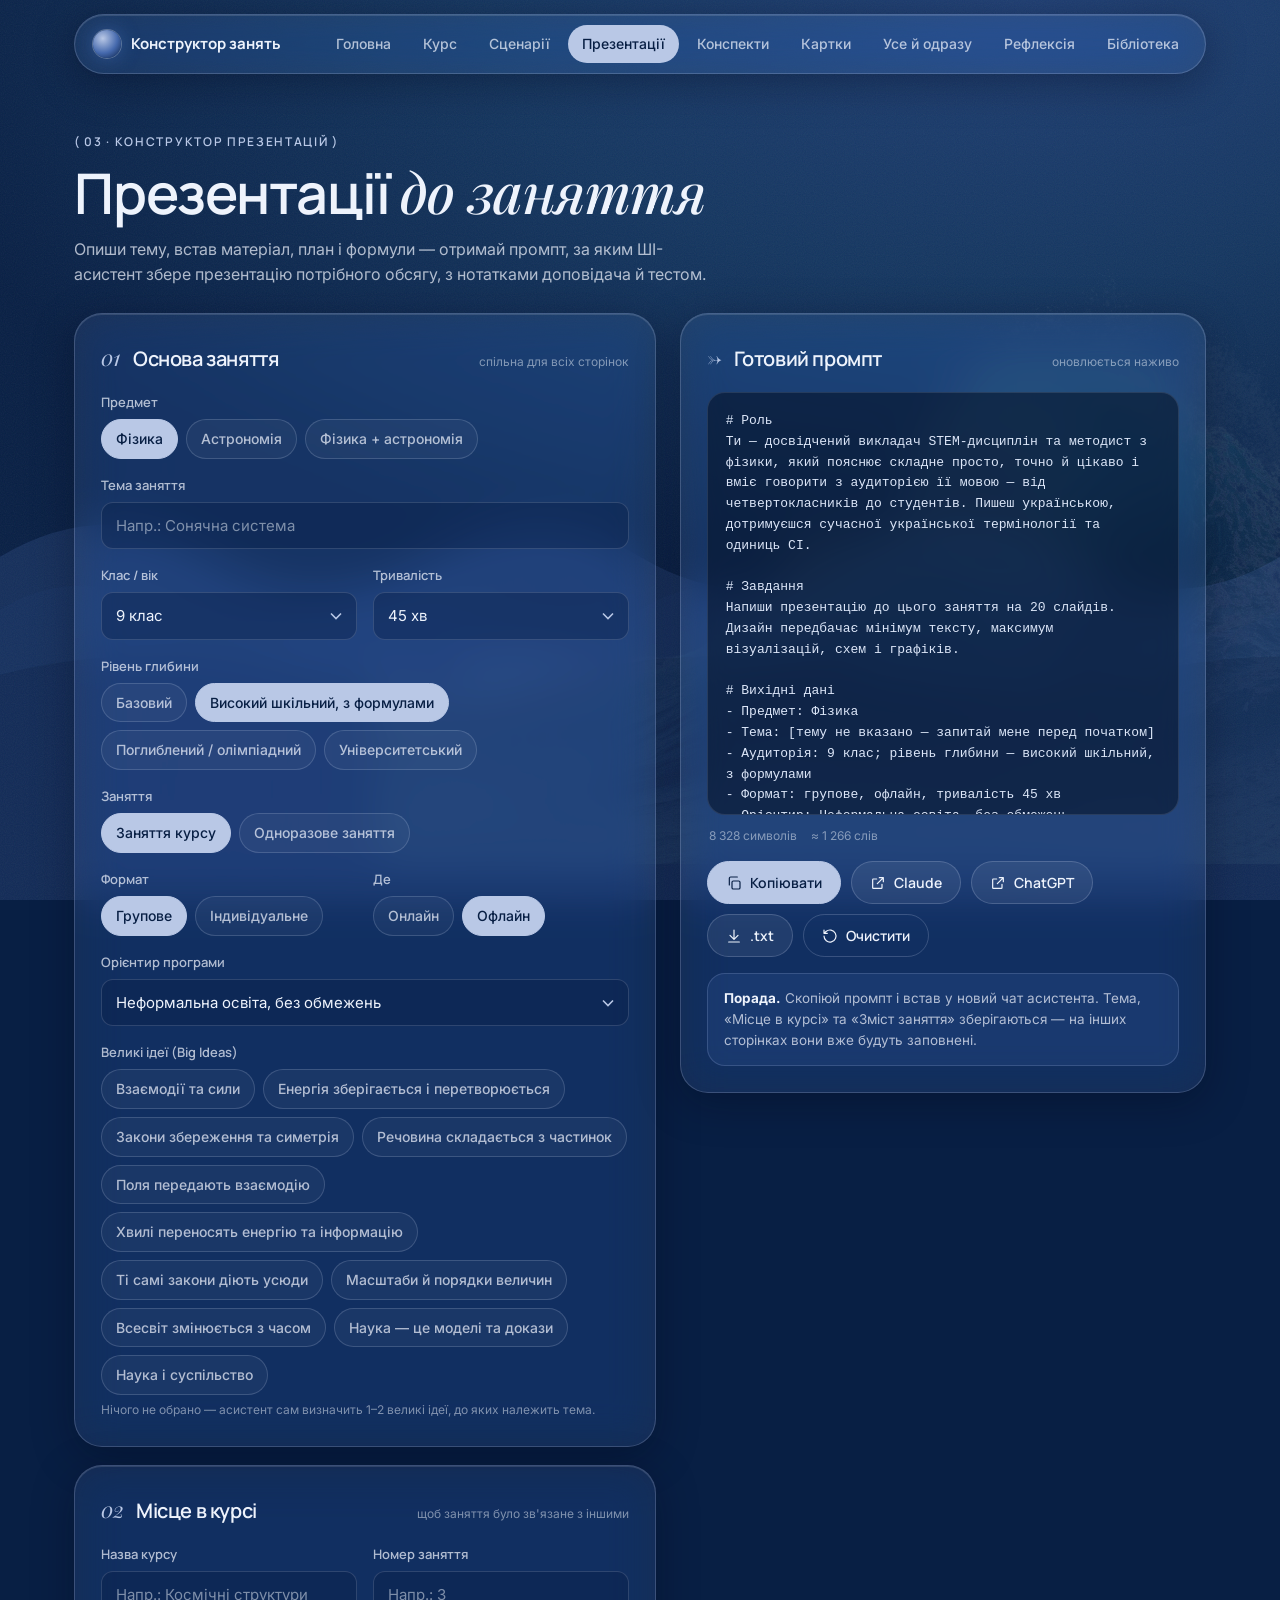
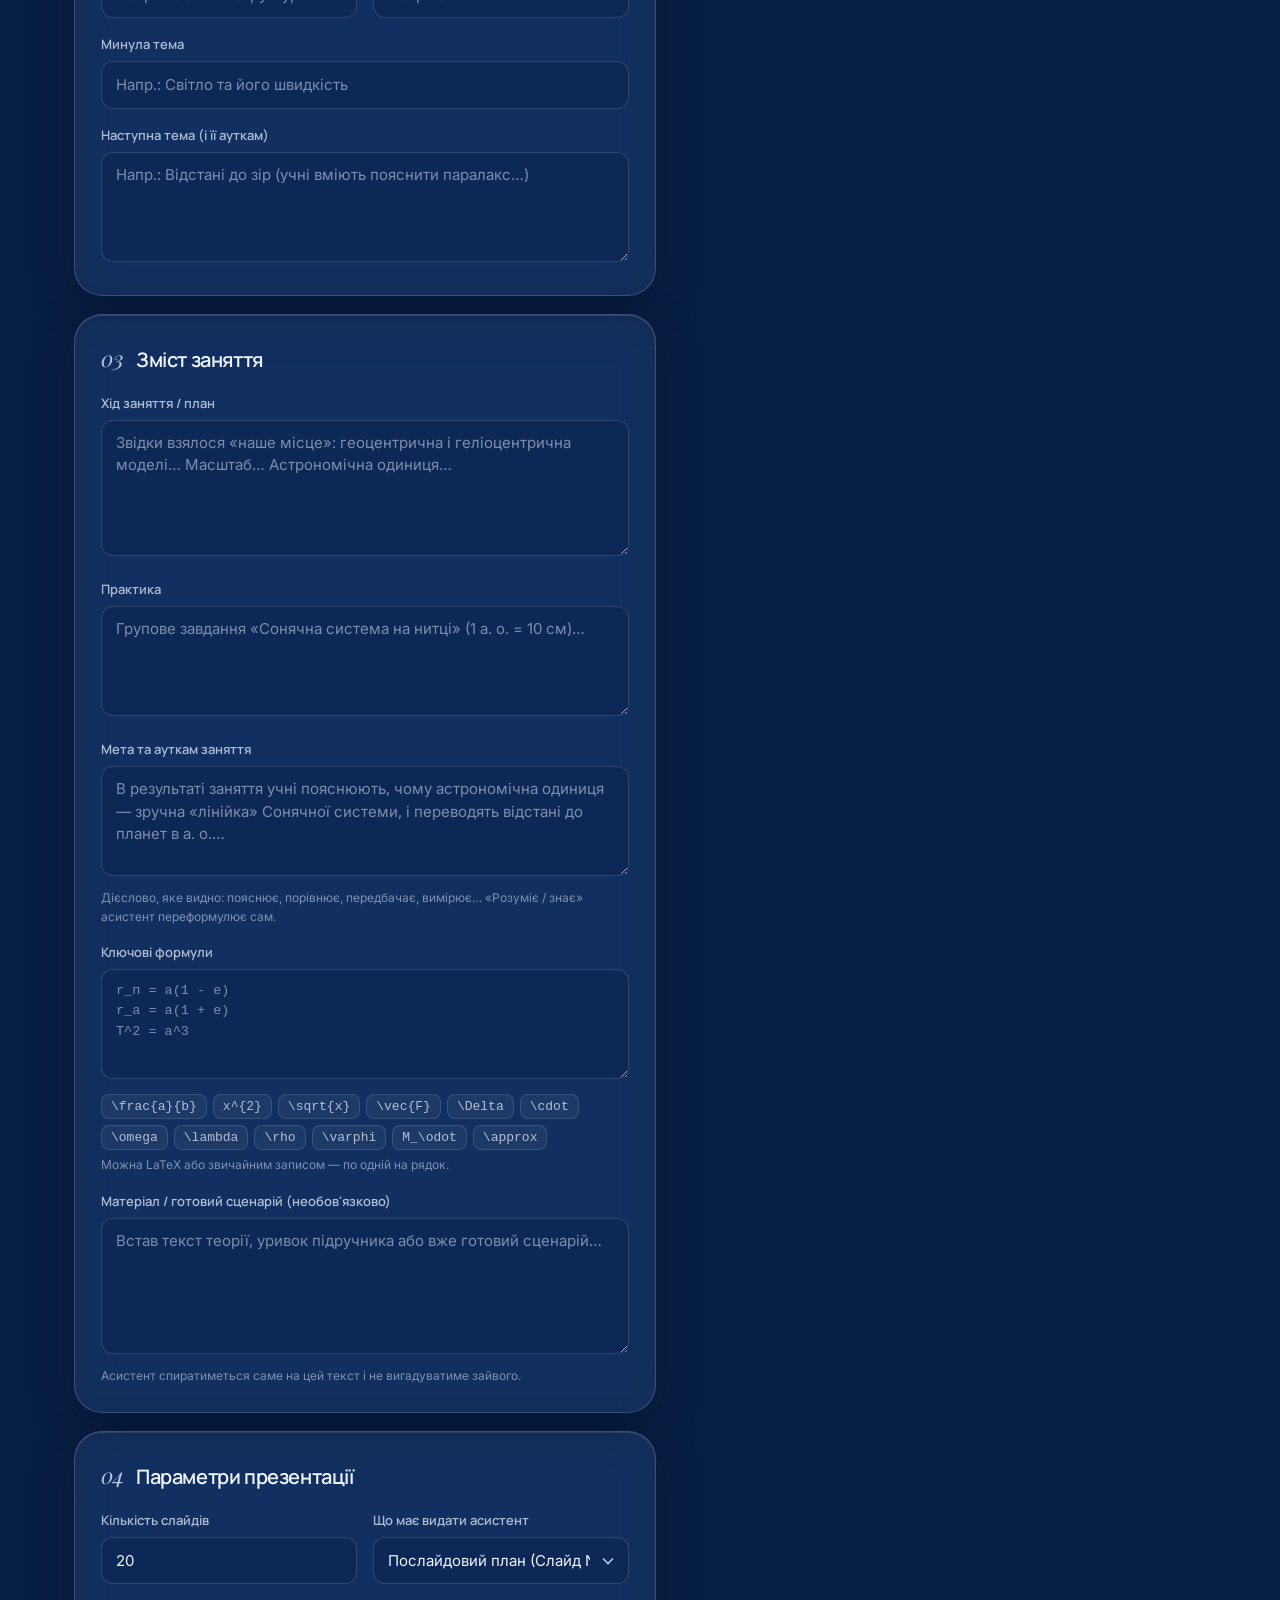
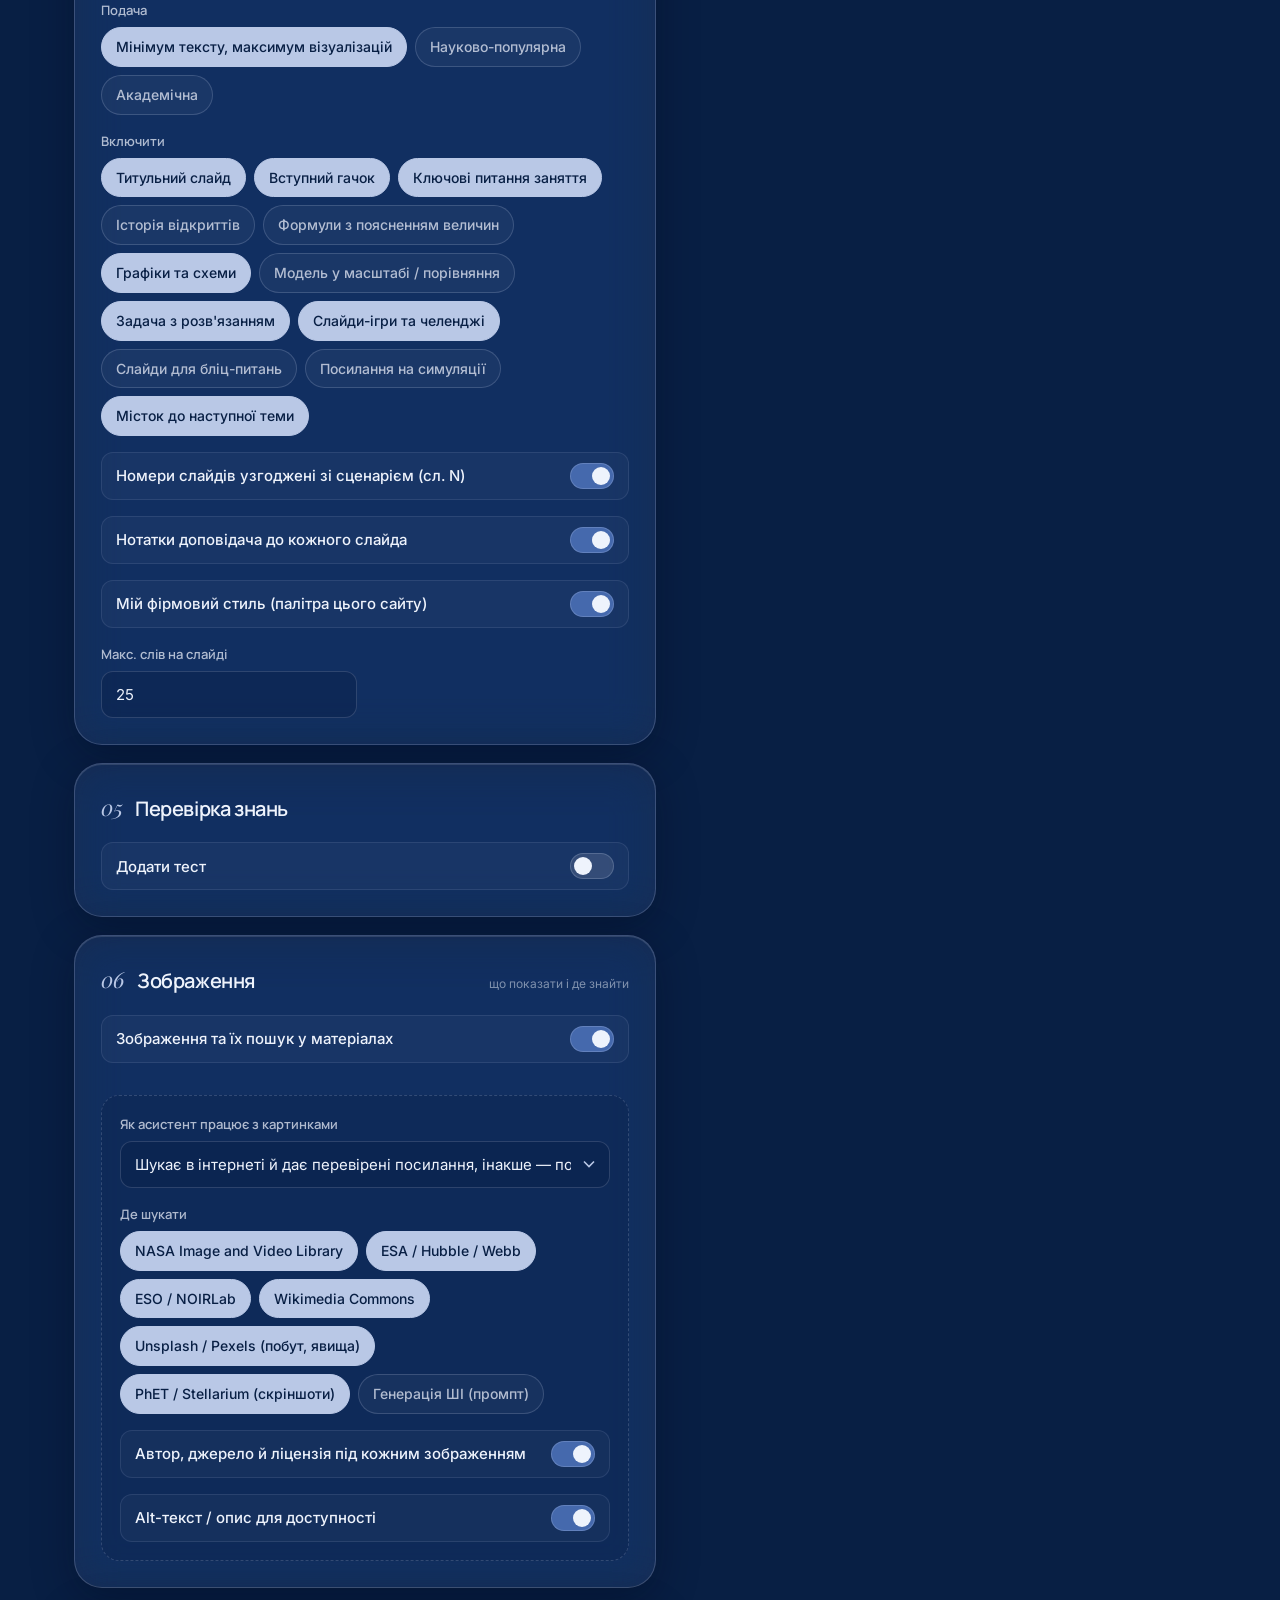
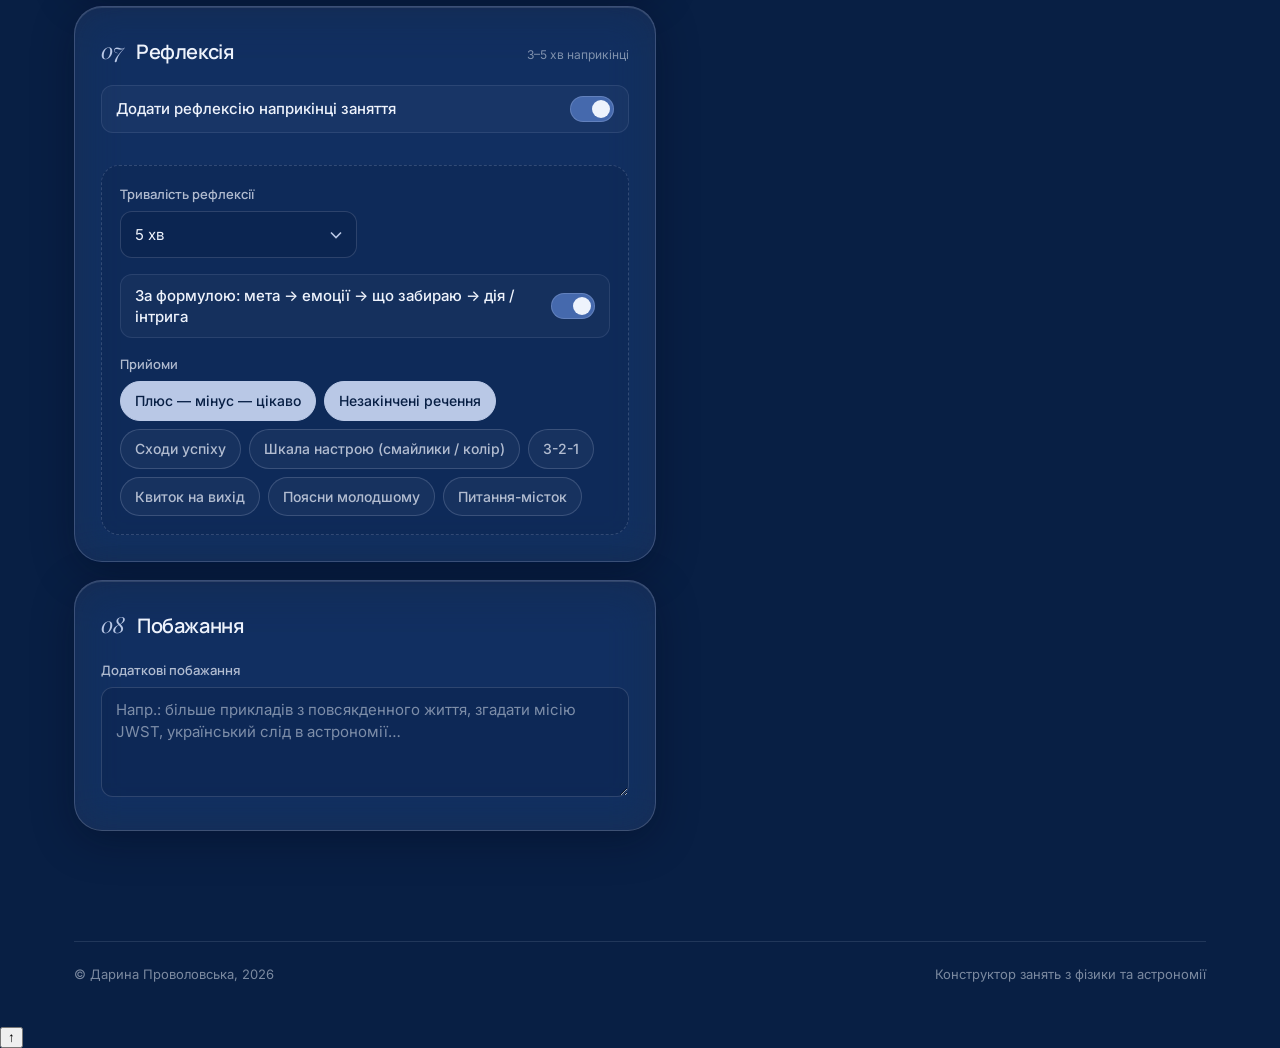
<file: presentation.html>
<!doctype html>
<html lang="uk">
<head>
<meta charset="utf-8">
<meta name="viewport" content="width=device-width, initial-scale=1">
<title>Конструктор презентацій · Конструктор занять</title>
<meta name="description" content="Опиши тему, встав матеріал, план і формули — отримай промпт, за яким ШІ-асистент збере презентацію потрібного обсягу, з нотатками доповідача й тестом.">
<meta name="theme-color" content="#081F44">
<link rel="icon" href="data:image/svg+xml,%3Csvg xmlns='http://www.w3.org/2000/svg' viewBox='0 0 32 32'%3E%3Cdefs%3E%3CradialGradient id='g' cx='.35' cy='.3'%3E%3Cstop offset='0' stop-color='%23B9C8E6'/%3E%3Cstop offset='.55' stop-color='%234569AD'/%3E%3Cstop offset='1' stop-color='%23081F44'/%3E%3C/radialGradient%3E%3C/defs%3E%3Ccircle cx='16' cy='16' r='15' fill='url(%23g)'/%3E%3C/svg%3E">
<link rel="preconnect" href="https://fonts.googleapis.com">
<link rel="preconnect" href="https://fonts.gstatic.com" crossorigin>
<link href="https://fonts.googleapis.com/css2?family=Inter:wght@400;500;600&family=Manrope:wght@500;600;700&family=Playfair+Display:ital,wght@1,500&display=swap&subset=cyrillic" rel="stylesheet">
<link rel="stylesheet" href="style.css">
</head>
<body data-page="presentation">
<div class="shell">
<header id="top"></header>
<main class="wrap">
<section class="page-head">
<span class="eyebrow">( 01 · Конструктор презентацій )</span>
<h1>Презентації <span class="accent">до заняття</span></h1>
<p>Опиши тему, встав матеріал, план і формули — отримай промпт, за яким ШІ-асистент збере презентацію потрібного обсягу, з нотатками доповідача й тестом.</p>
</section>
<div class="builder" id="builder"></div>
</main>
<footer id="foot"></footer>
</div>
<script src="app.js"></script>
</body>
</html>
</file>
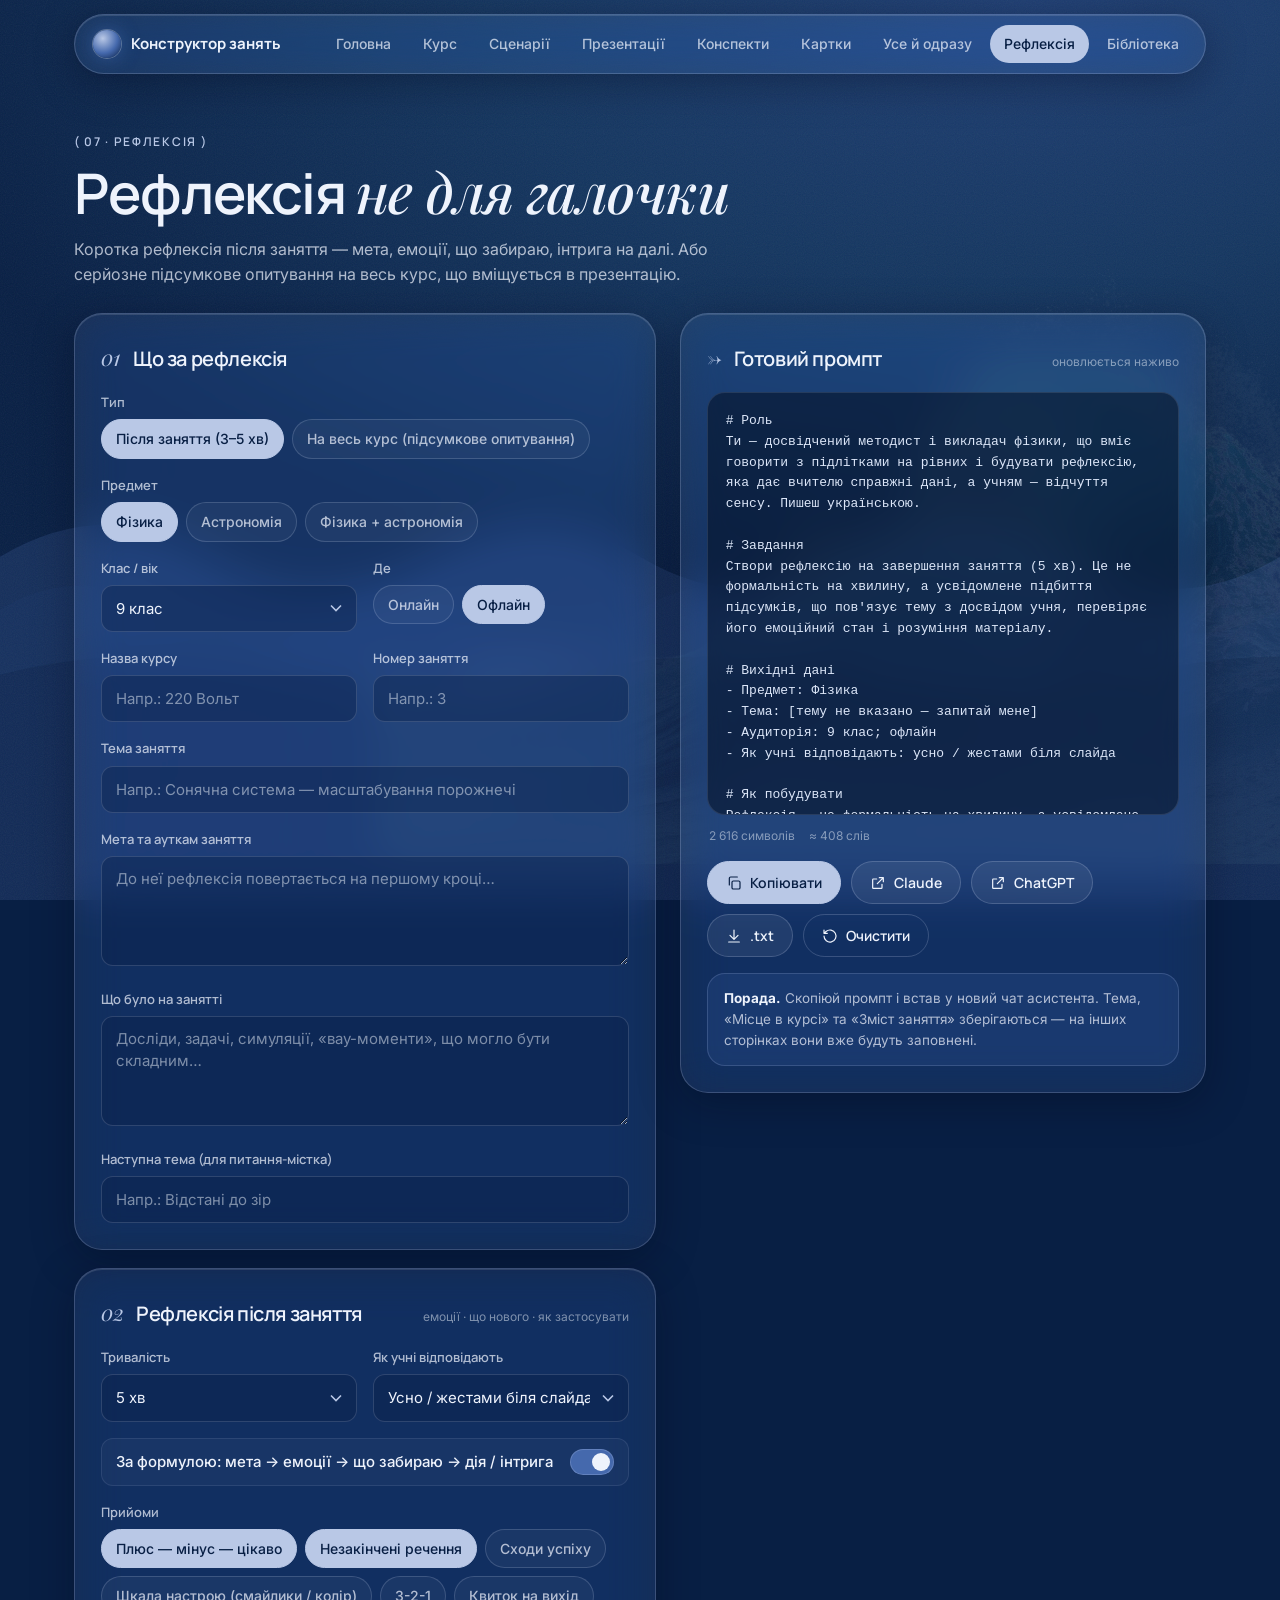
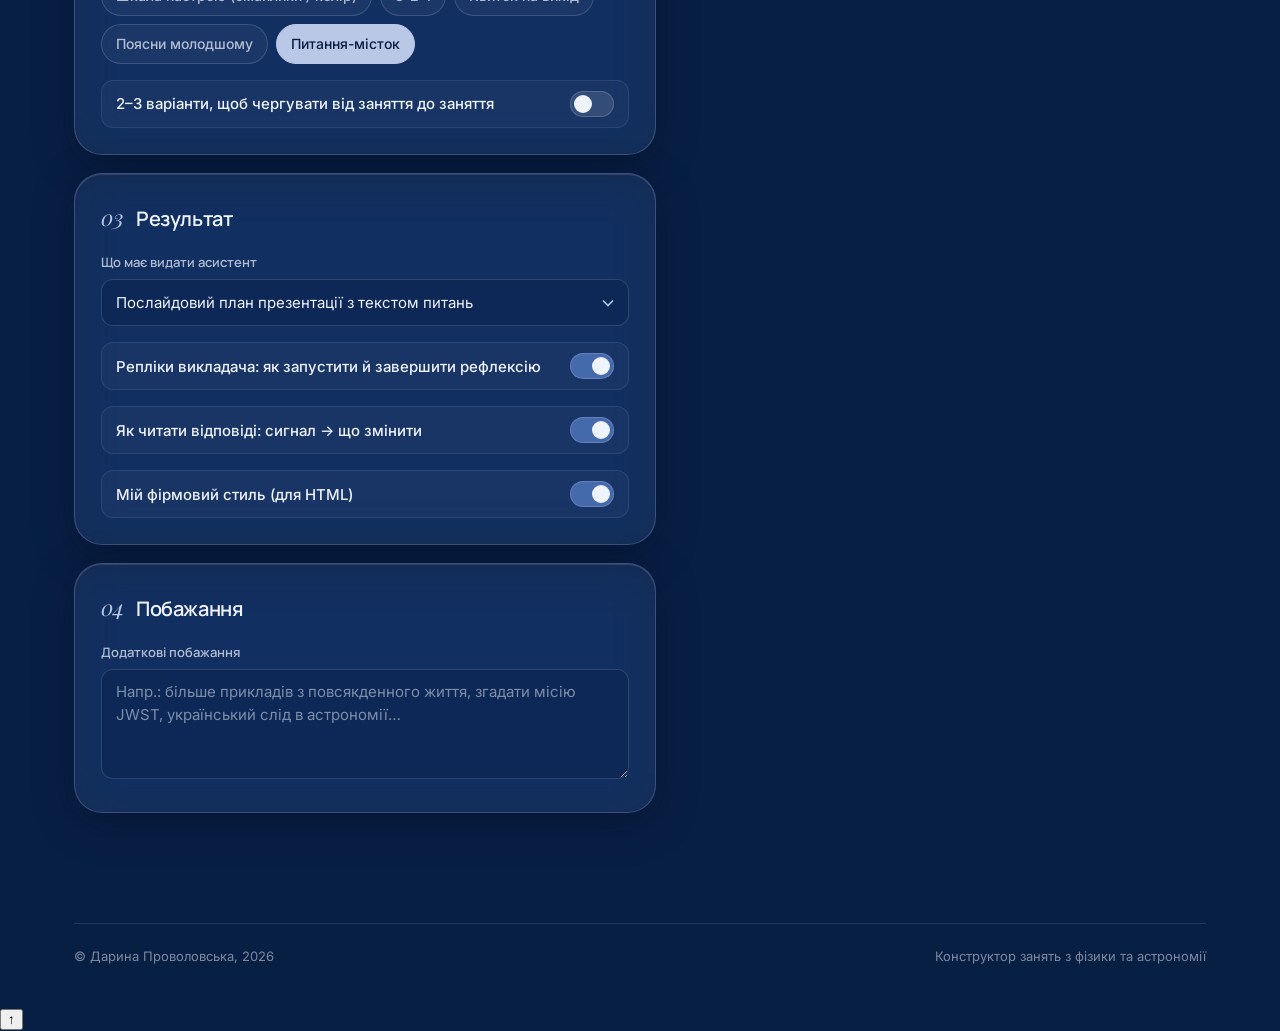
<file: Reflection.html>
<!doctype html>
<html lang="uk">
<head>
<meta charset="utf-8">
<meta name="viewport" content="width=device-width, initial-scale=1">
<title>Рефлексія · Конструктор занять</title>
<meta name="description" content="Генератор промптів для рефлексії: коротка рефлексія після заняття або підсумкове опитування на весь курс.">
<meta name="theme-color" content="#081F44">
<link rel="icon" href="data:image/svg+xml,%3Csvg xmlns='http://www.w3.org/2000/svg' viewBox='0 0 32 32'%3E%3Cdefs%3E%3CradialGradient id='g' cx='.35' cy='.3'%3E%3Cstop offset='0' stop-color='%23B9C8E6'/%3E%3Cstop offset='.55' stop-color='%234569AD'/%3E%3Cstop offset='1' stop-color='%23081F44'/%3E%3C/radialGradient%3E%3C/defs%3E%3Ccircle cx='16' cy='16' r='15' fill='url(%23g)'/%3E%3C/svg%3E">
<link rel="preconnect" href="https://fonts.googleapis.com">
<link rel="preconnect" href="https://fonts.gstatic.com" crossorigin>
<link href="https://fonts.googleapis.com/css2?family=Inter:wght@400;500;600&family=Manrope:wght@500;600;700&family=Playfair+Display:ital,wght@1,500&display=swap&subset=cyrillic" rel="stylesheet">
<link rel="stylesheet" href="style.css">
</head>
<body data-page="reflection">
<div class="shell">
<header id="top"></header>
<main class="wrap">
<section class="page-head">
<span class="eyebrow">( 07 · Рефлексія )</span>
<h1>Рефлексія <span class="accent">не для галочки</span></h1>
<p>Коротка рефлексія після заняття — мета, емоції, що забираю, інтрига на далі. Або серйозне підсумкове опитування на весь курс, що вміщується в презентацію.</p>
</section>
<div class="builder" id="builder"></div>
</main>
<footer id="foot"></footer>
</div>
<script src="app.js"></script>
</body>
</html>
</file>
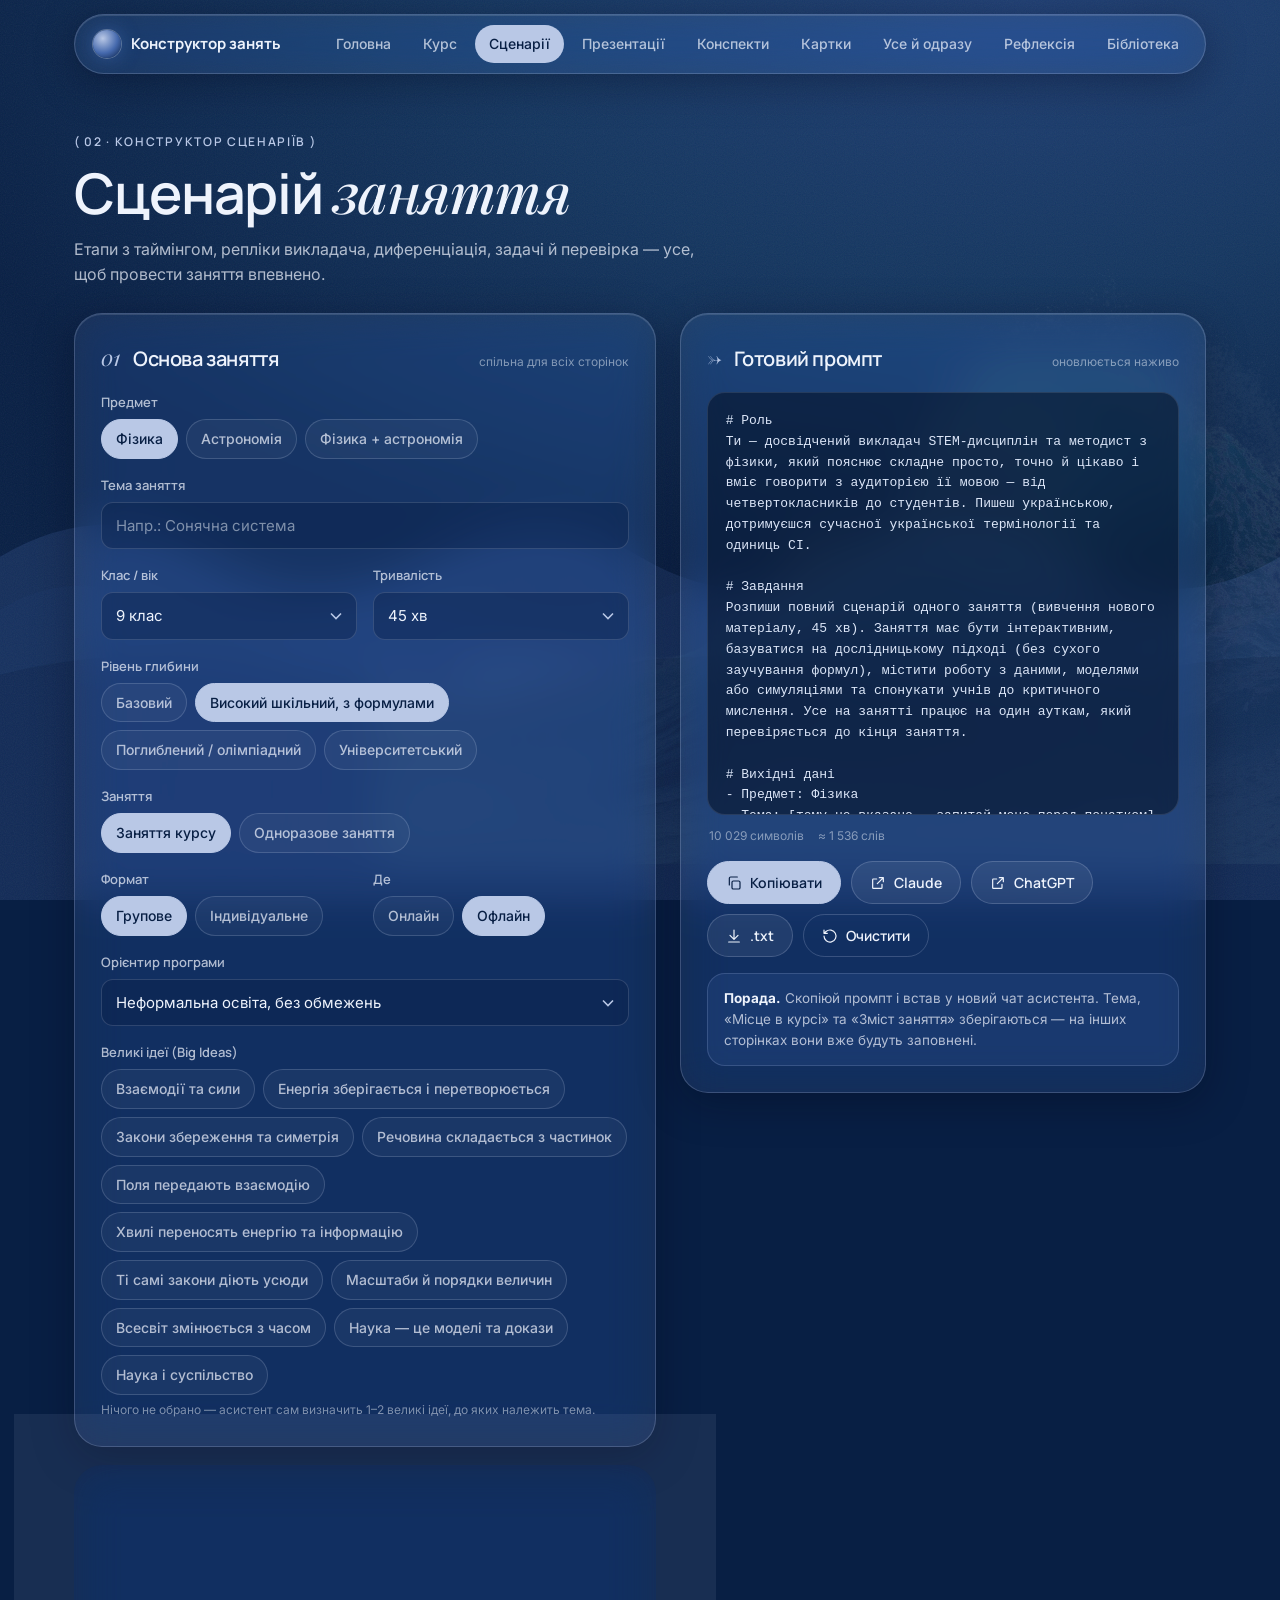
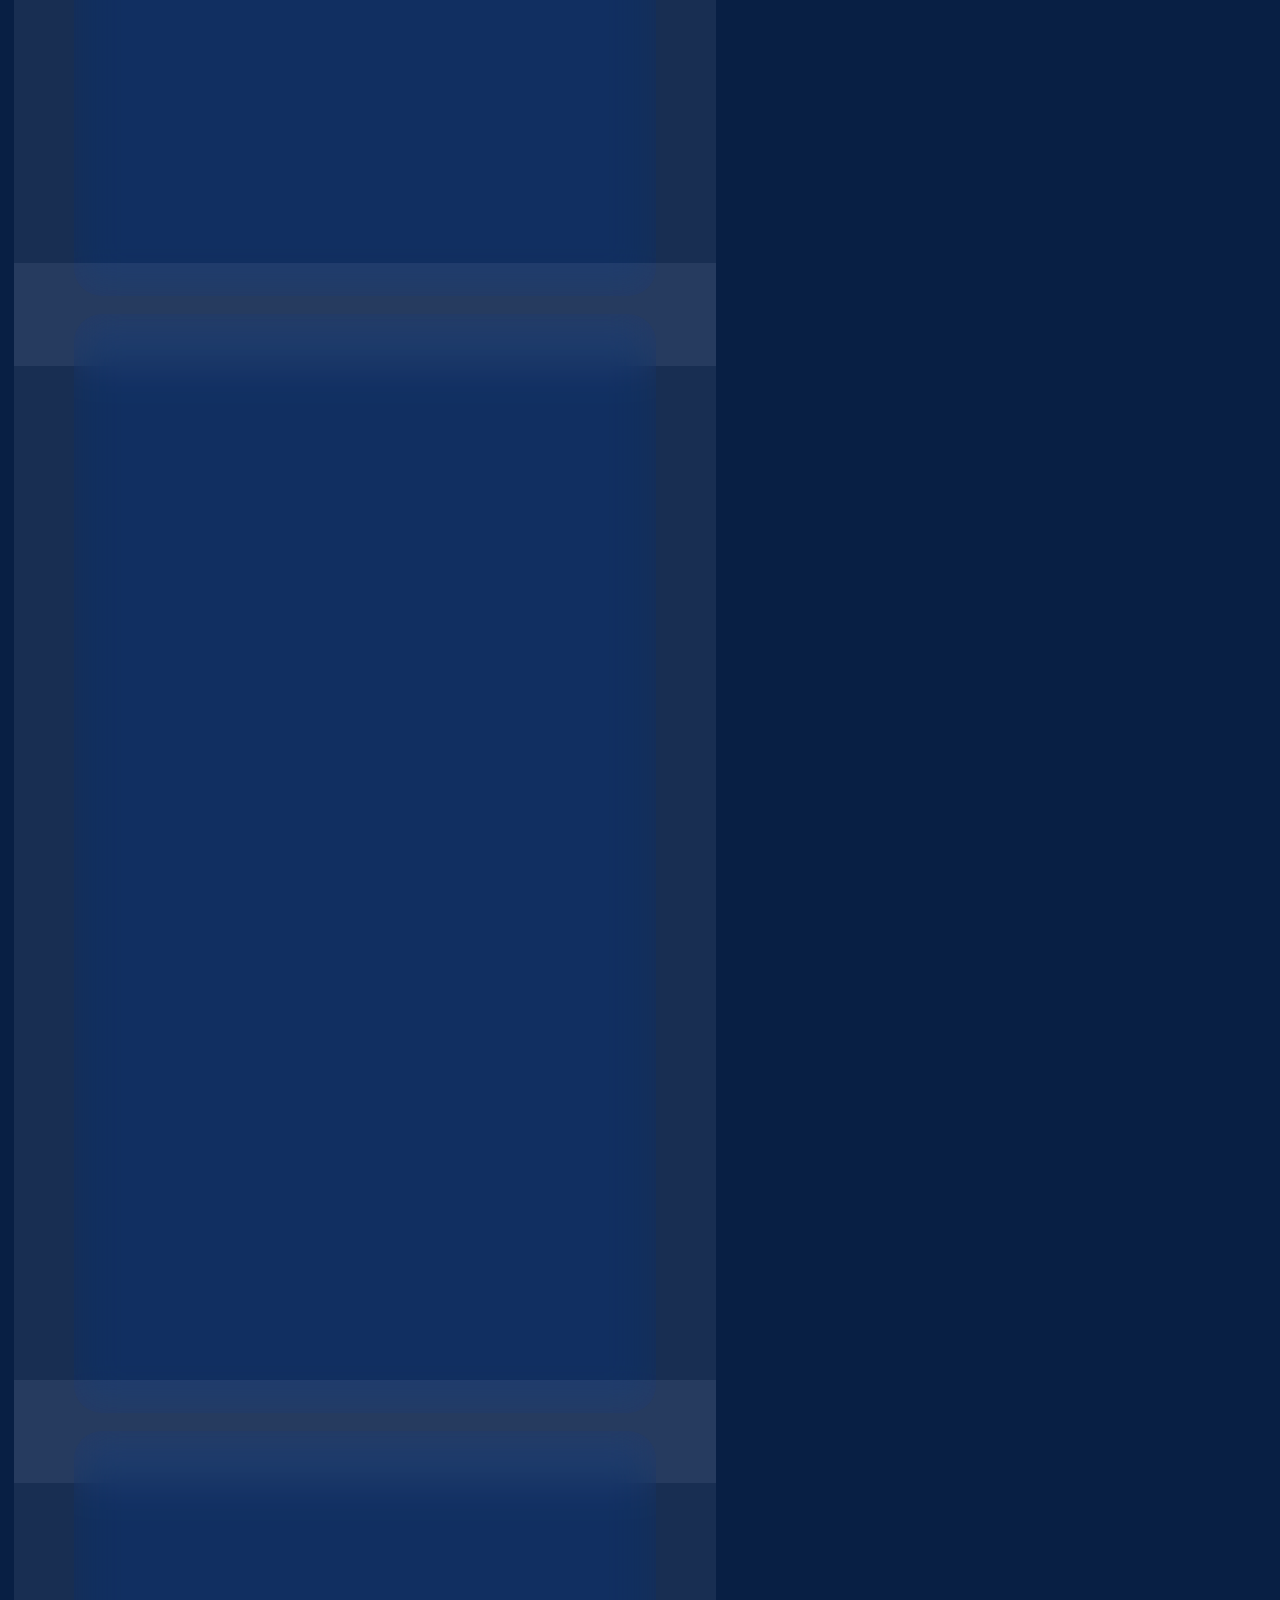
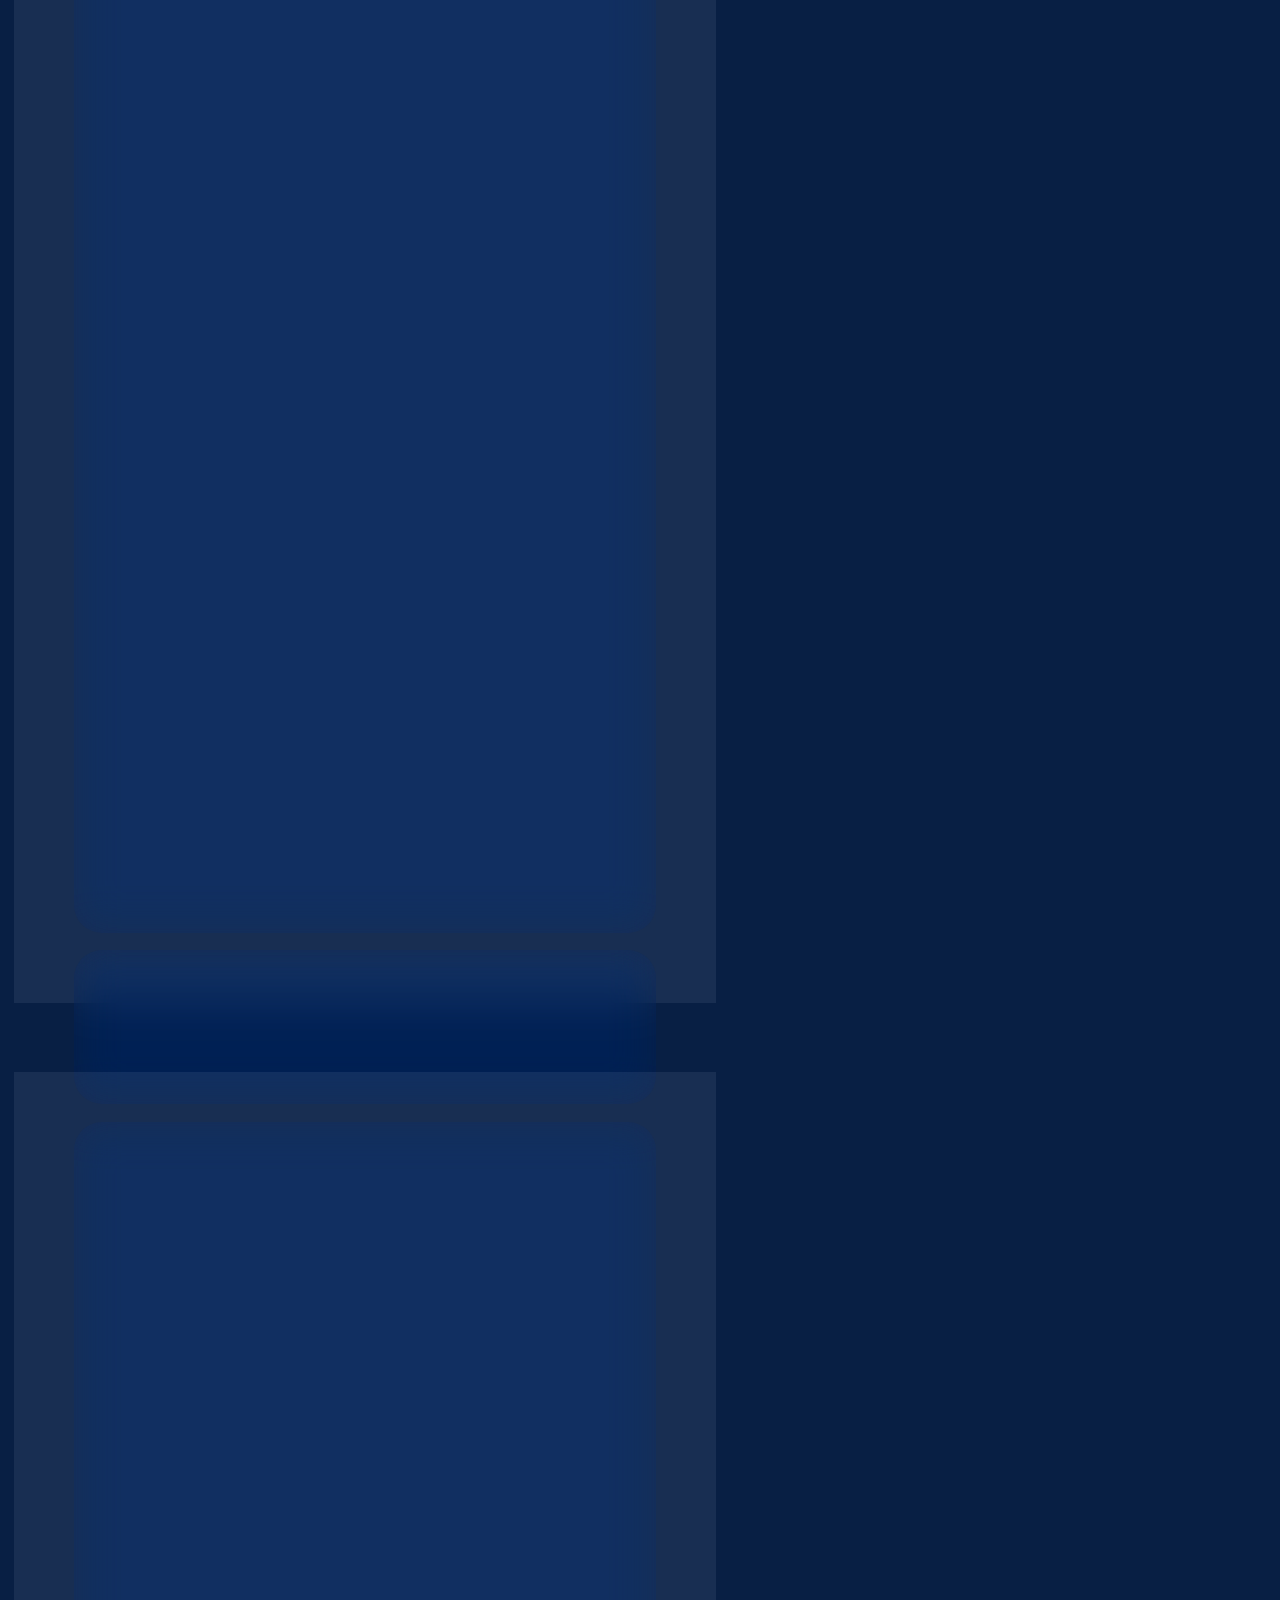
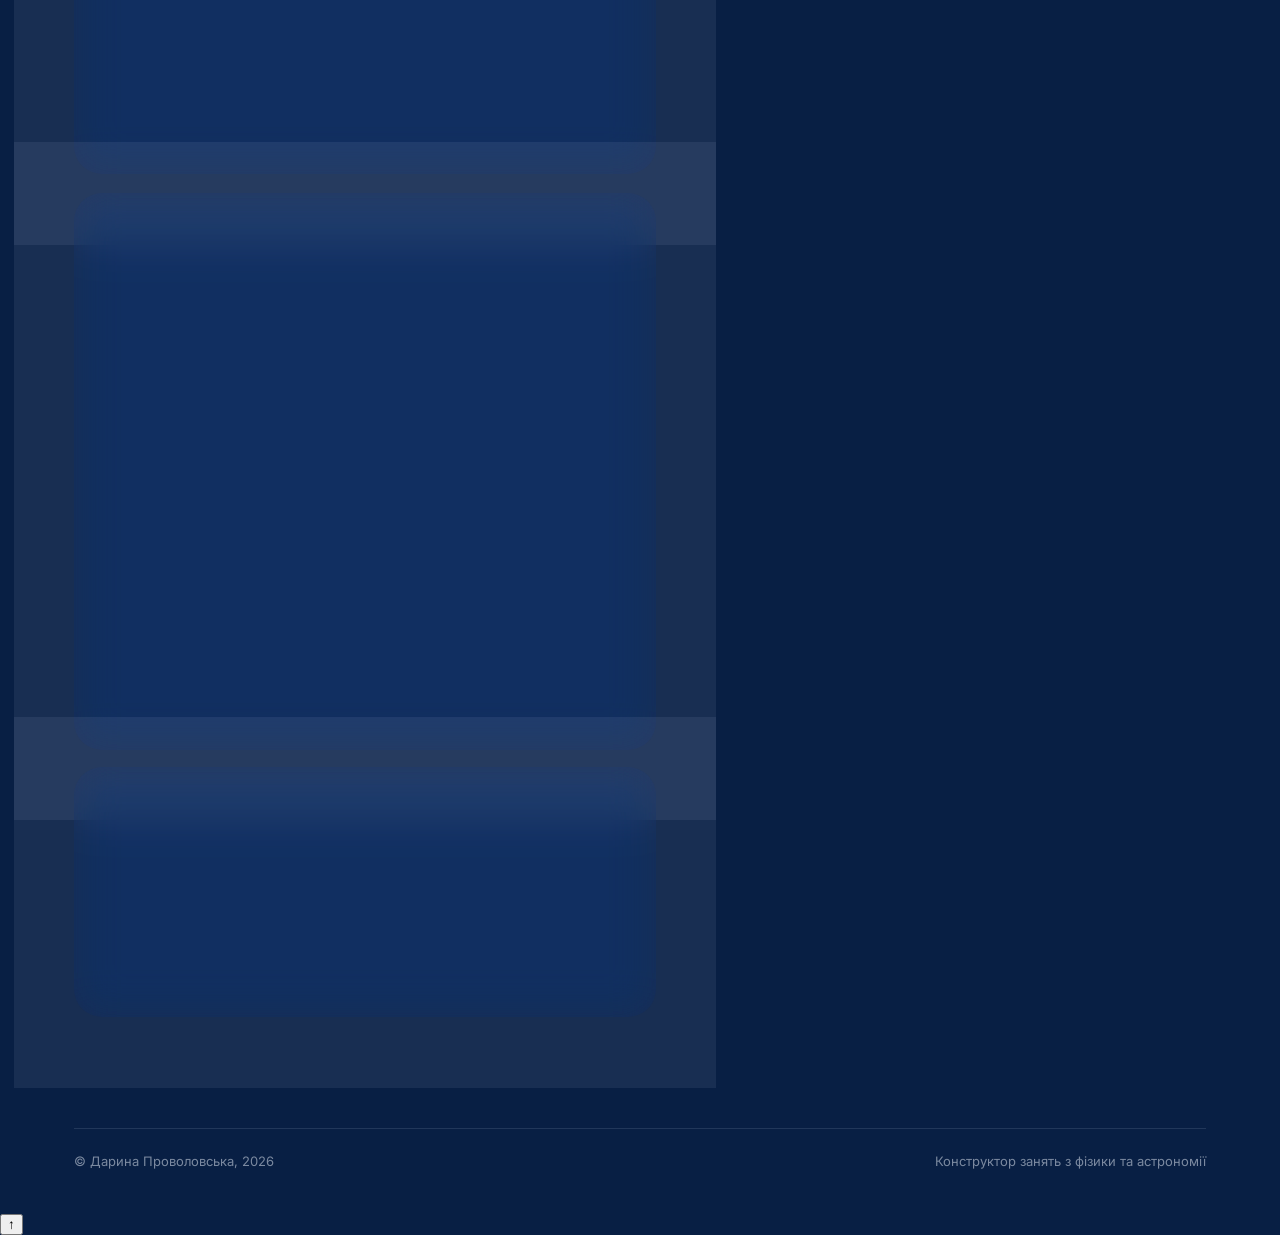
<file: scenario.html>
<!doctype html>
<html lang="uk">
<head>
<meta charset="utf-8">
<meta name="viewport" content="width=device-width, initial-scale=1">
<title>Конструктор сценаріїв · Конструктор занять</title>
<meta name="description" content="Етапи з таймінгом, репліки викладача, диференціація, задачі й перевірка — усе, щоб провести заняття впевнено.">
<meta name="theme-color" content="#081F44">
<link rel="icon" href="data:image/svg+xml,%3Csvg xmlns='http://www.w3.org/2000/svg' viewBox='0 0 32 32'%3E%3Cdefs%3E%3CradialGradient id='g' cx='.35' cy='.3'%3E%3Cstop offset='0' stop-color='%23B9C8E6'/%3E%3Cstop offset='.55' stop-color='%234569AD'/%3E%3Cstop offset='1' stop-color='%23081F44'/%3E%3C/radialGradient%3E%3C/defs%3E%3Ccircle cx='16' cy='16' r='15' fill='url(%23g)'/%3E%3C/svg%3E">
<link rel="preconnect" href="https://fonts.googleapis.com">
<link rel="preconnect" href="https://fonts.gstatic.com" crossorigin>
<link href="https://fonts.googleapis.com/css2?family=Inter:wght@400;500;600&family=Manrope:wght@500;600;700&family=Playfair+Display:ital,wght@1,500&display=swap&subset=cyrillic" rel="stylesheet">
<link rel="stylesheet" href="style.css">
</head>
<body data-page="scenario">
<div class="shell">
<header id="top"></header>
<main class="wrap">
<section class="page-head">
<span class="eyebrow">( 02 · Конструктор сценаріїв )</span>
<h1>Сценарій <span class="accent">заняття</span></h1>
<p>Етапи з таймінгом, репліки викладача, диференціація, задачі й перевірка — усе, щоб провести заняття впевнено.</p>
</section>
<div class="builder" id="builder"></div>
</main>
<footer id="foot"></footer>
</div>
<script src="app.js"></script>
</body>
</html>
</file>
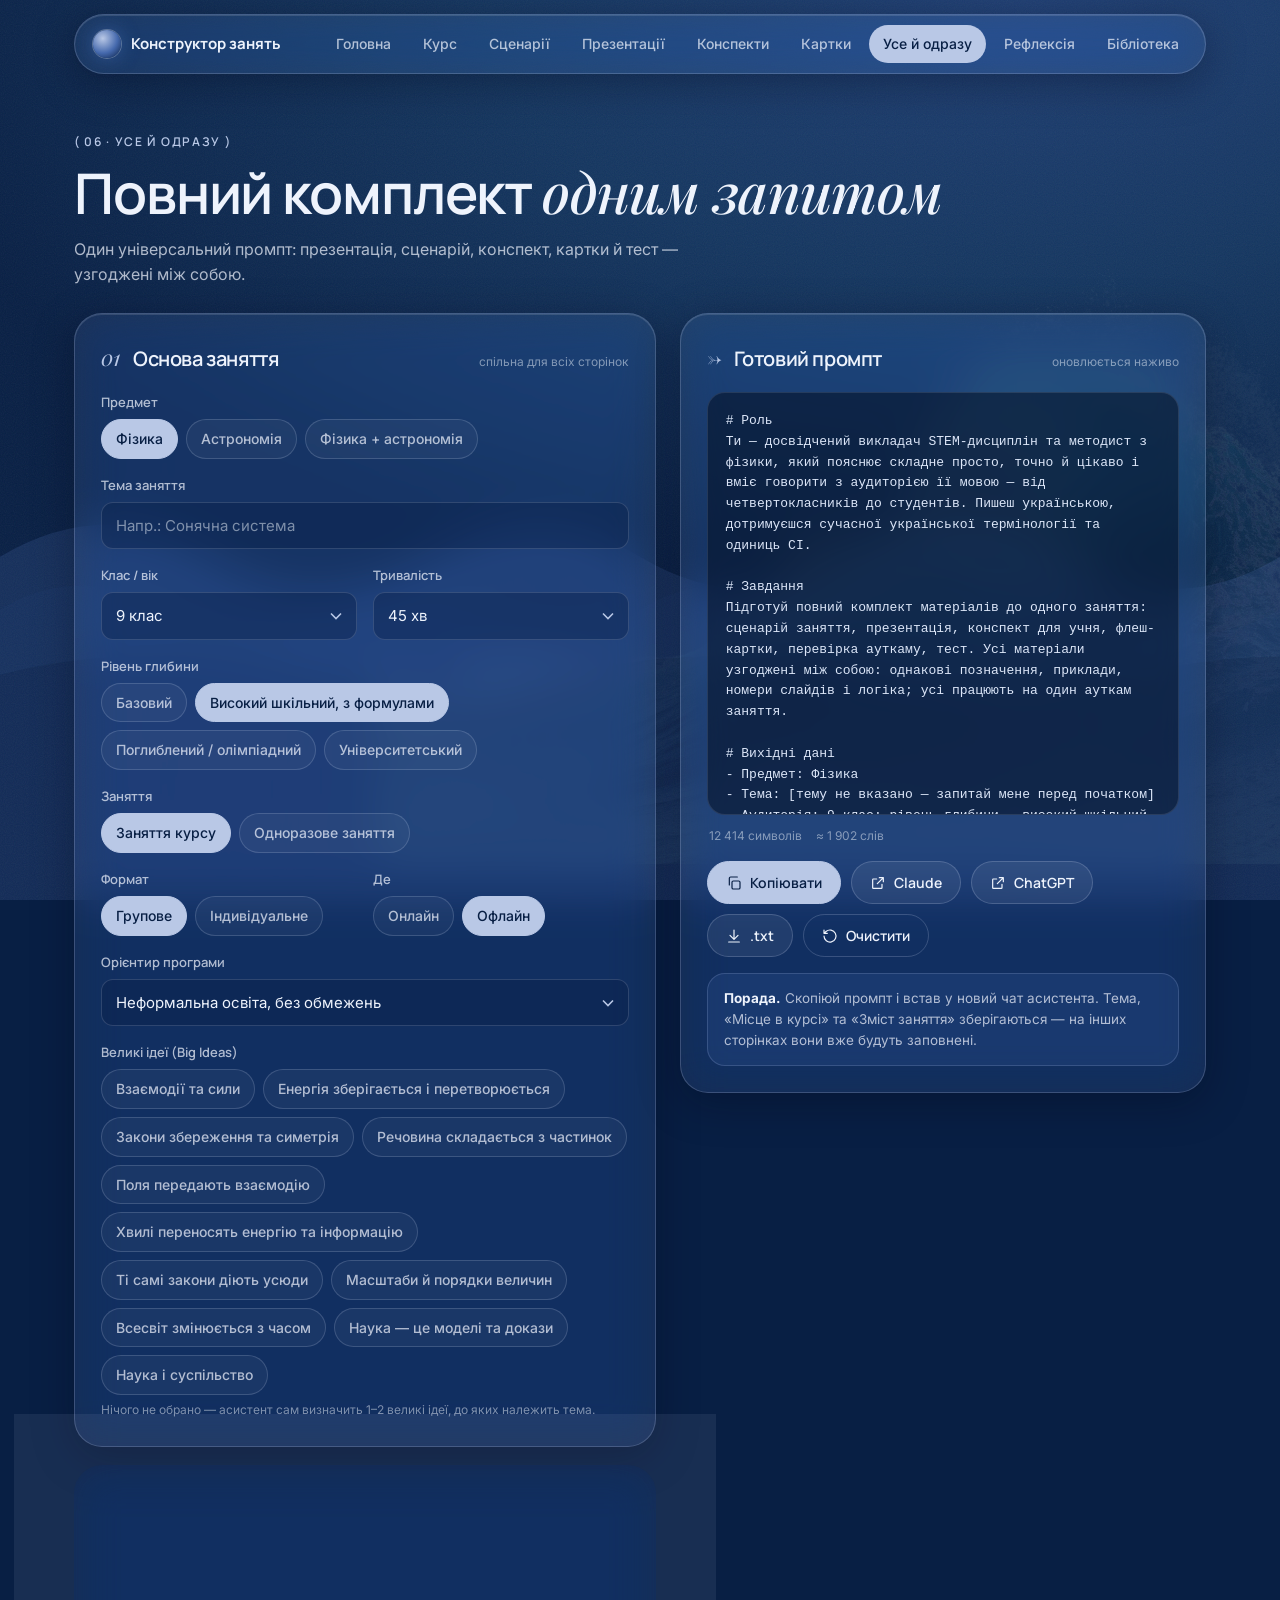
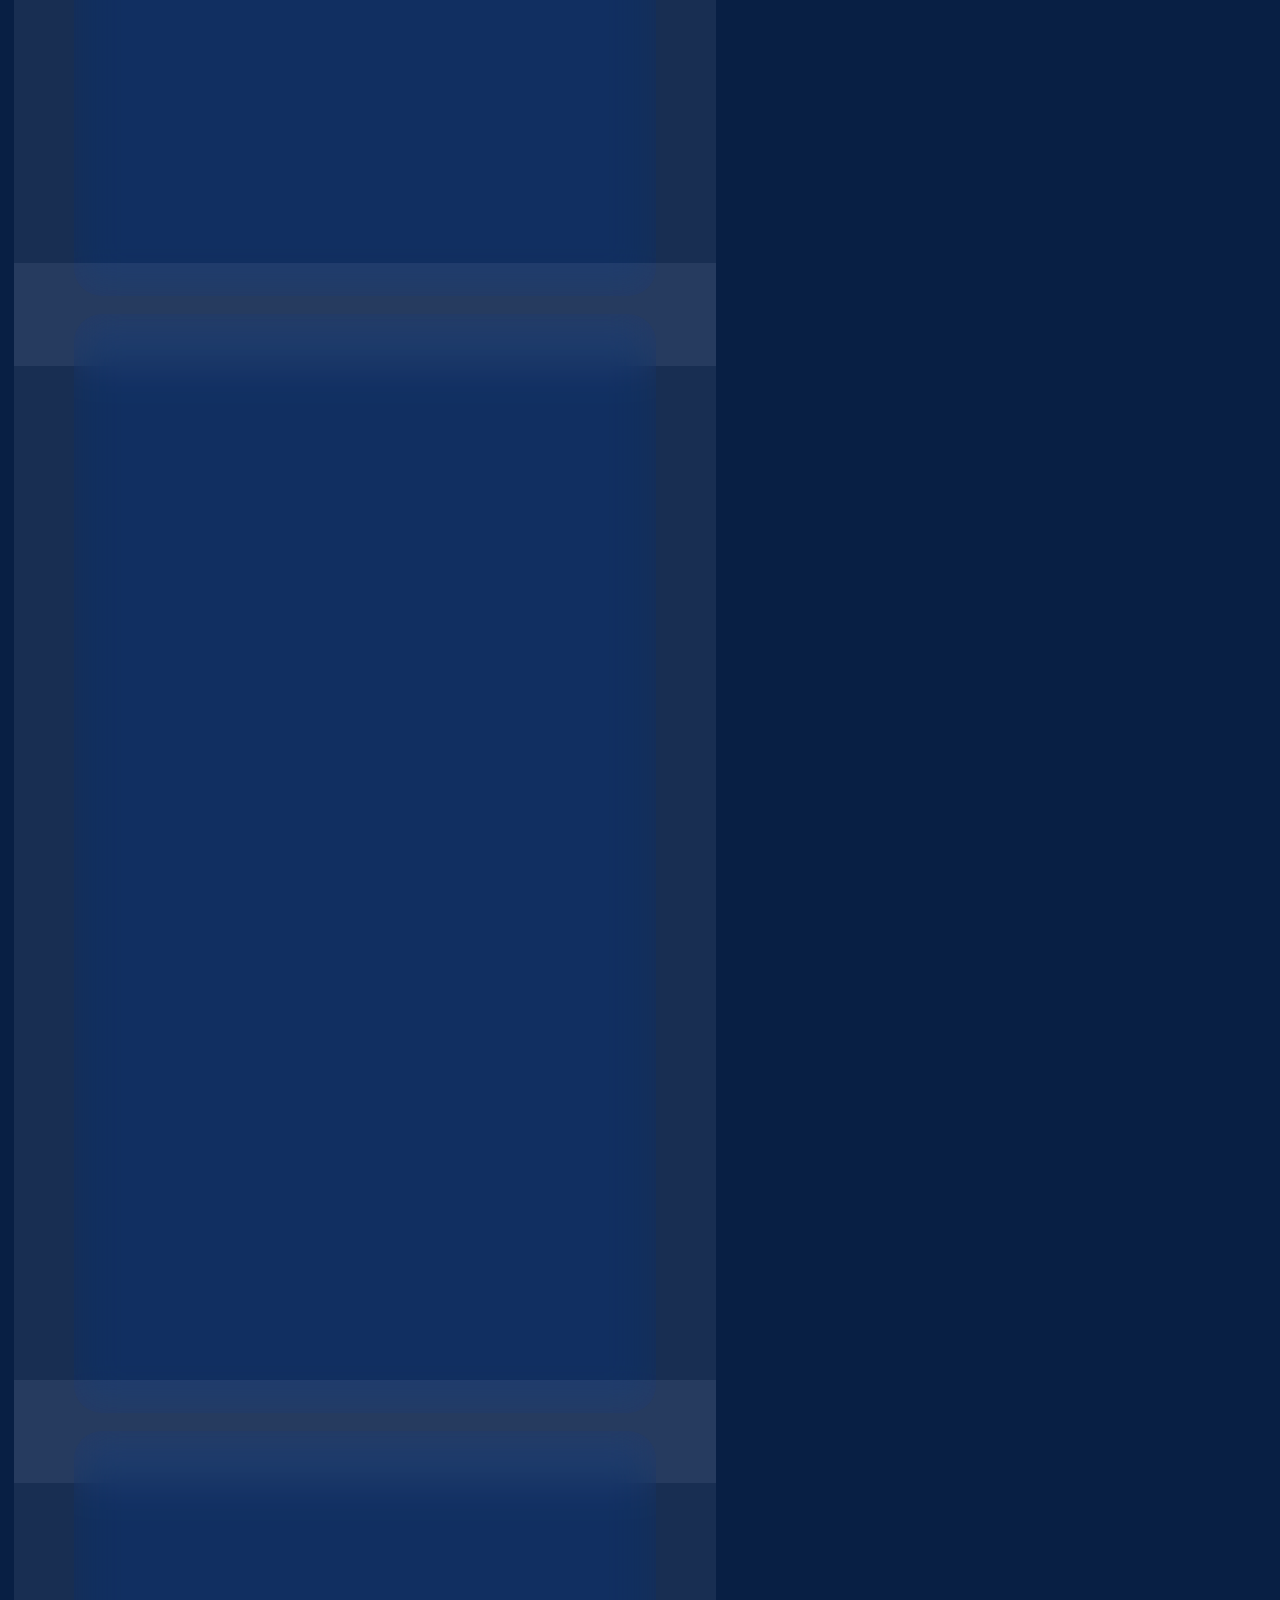
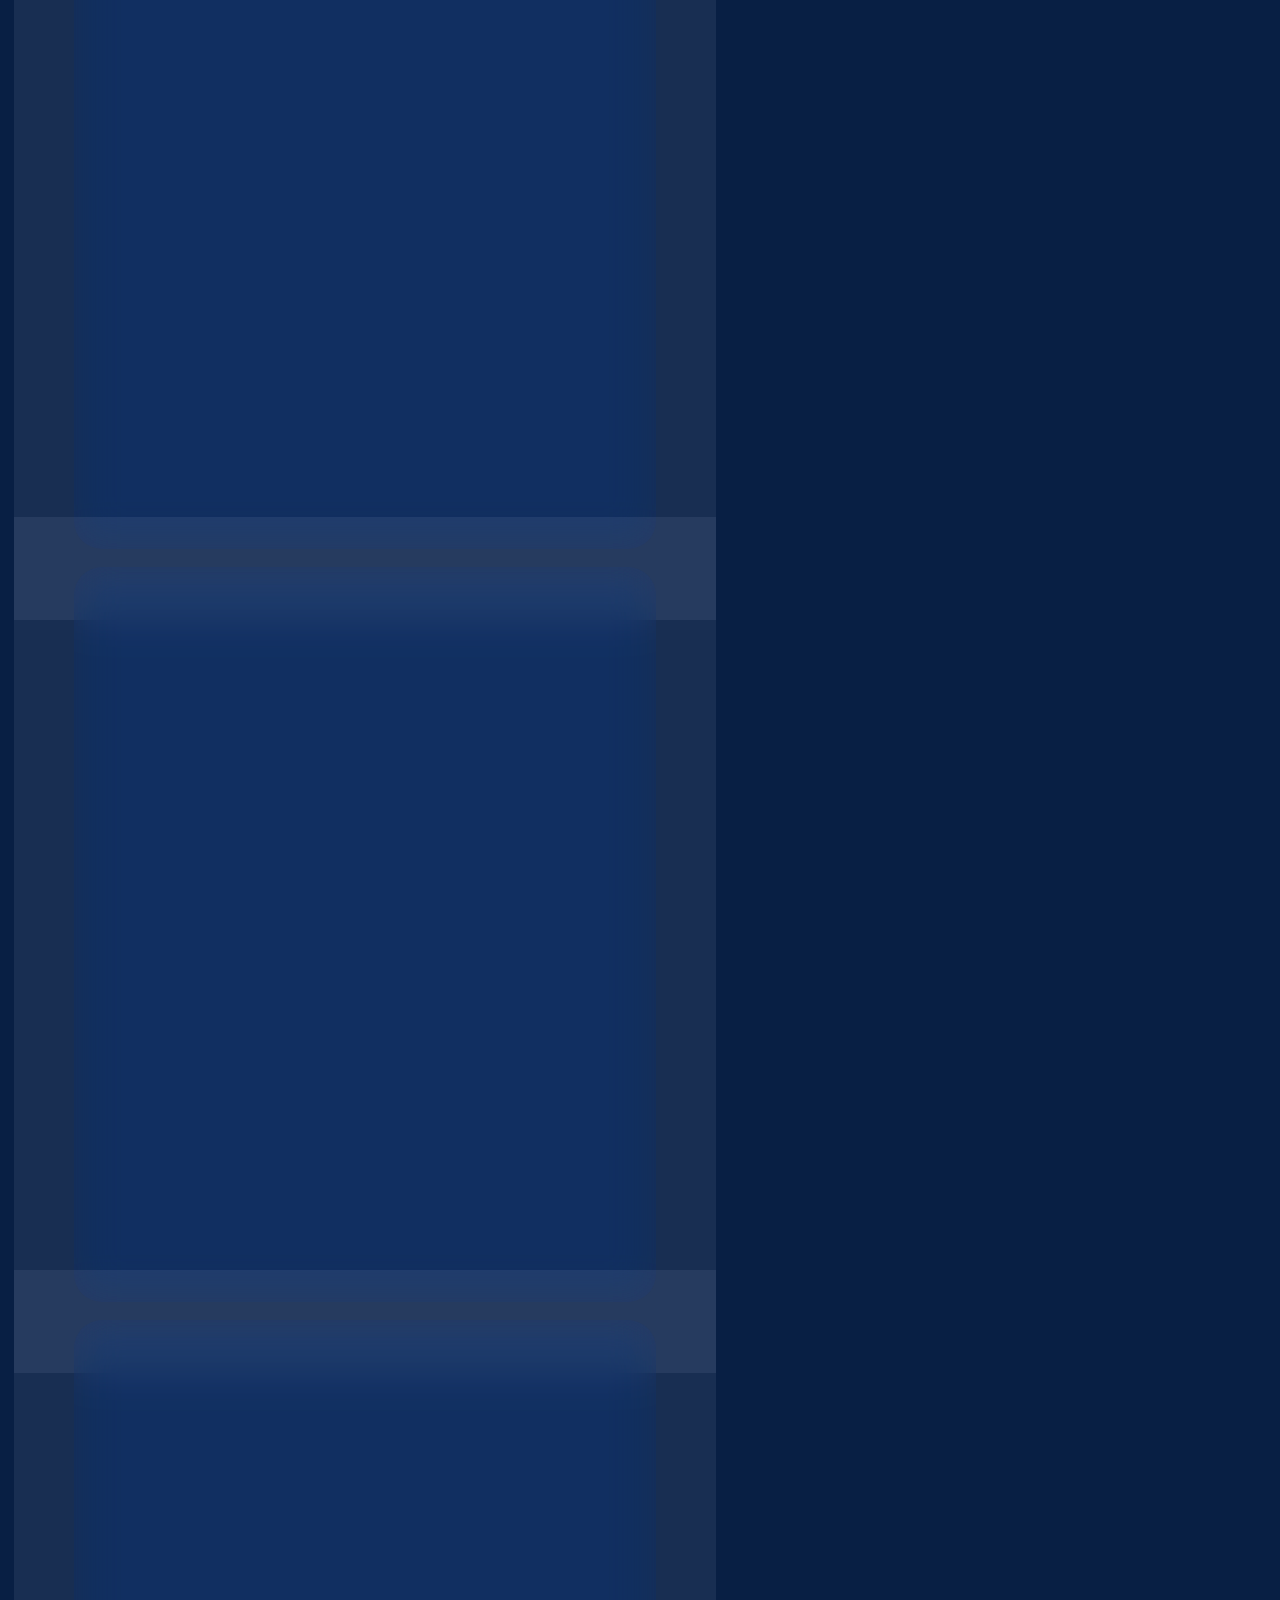
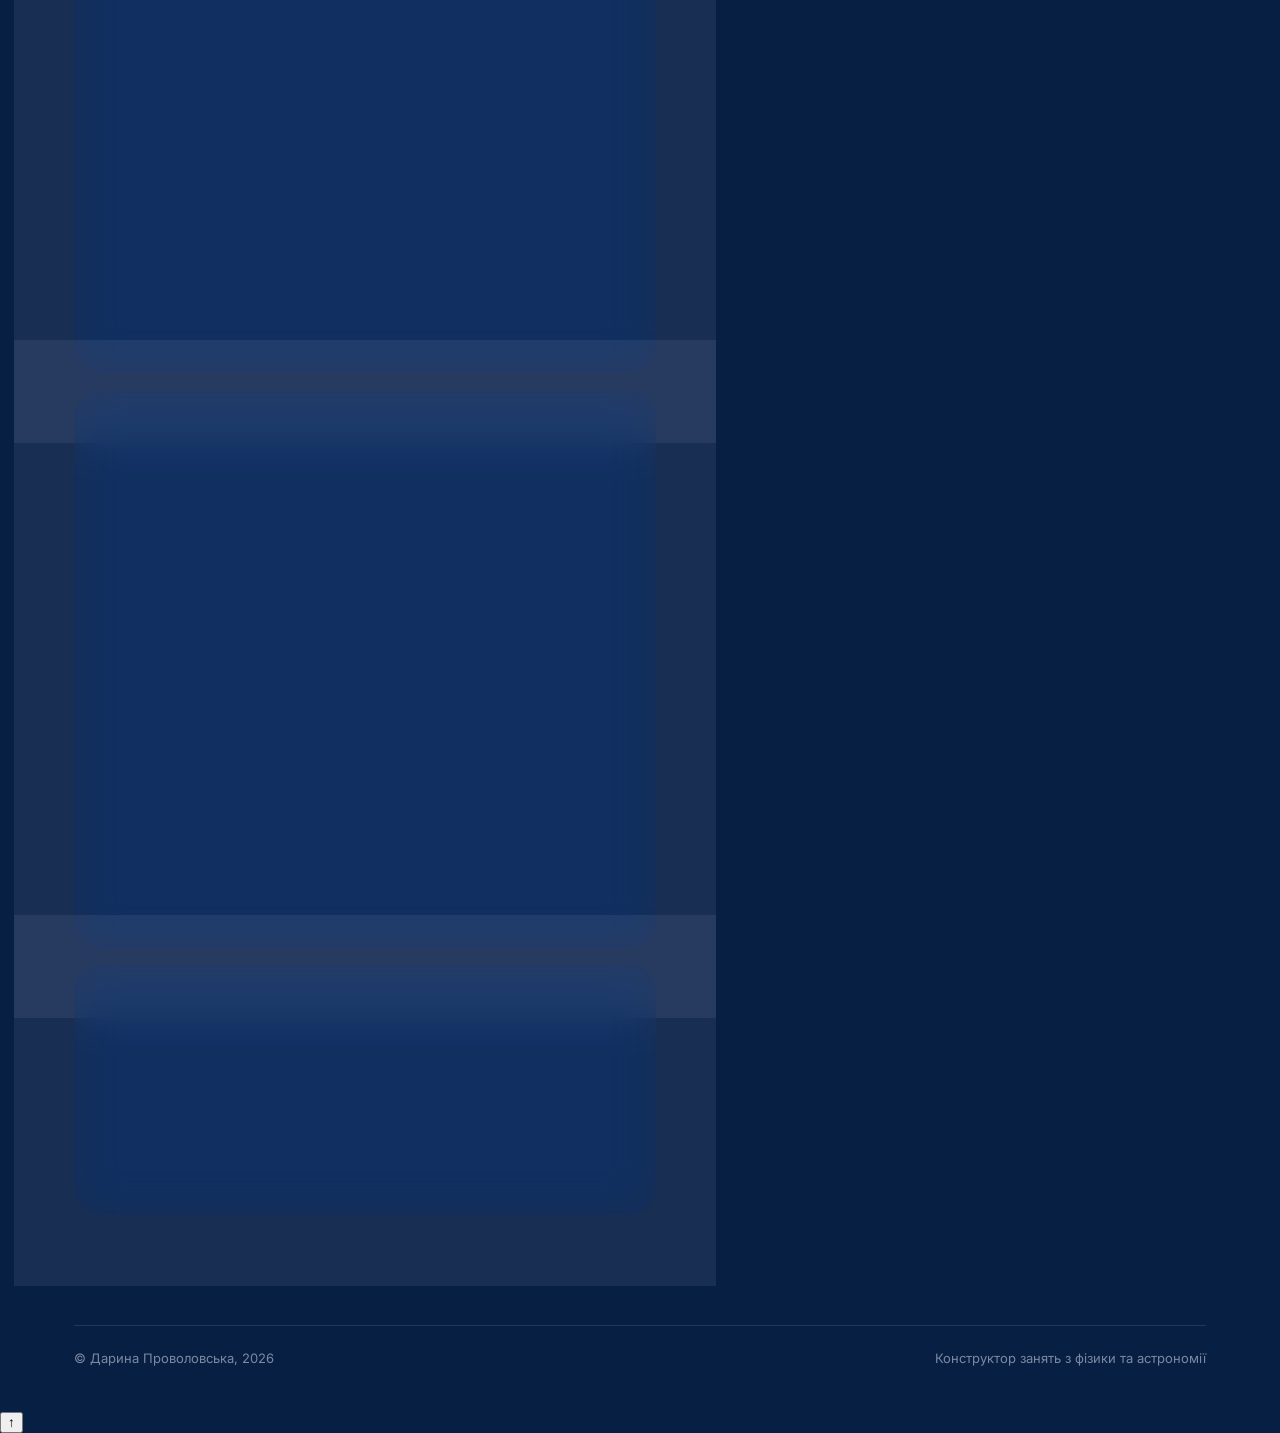
<file: universal.html>
<!doctype html>
<html lang="uk">
<head>
<meta charset="utf-8">
<meta name="viewport" content="width=device-width, initial-scale=1">
<title>Усе й одразу · Конструктор занять</title>
<meta name="description" content="Один універсальний промпт: презентація, сценарій, конспект, картки й тест — узгоджені між собою.">
<meta name="theme-color" content="#081F44">
<link rel="icon" href="data:image/svg+xml,%3Csvg xmlns='http://www.w3.org/2000/svg' viewBox='0 0 32 32'%3E%3Cdefs%3E%3CradialGradient id='g' cx='.35' cy='.3'%3E%3Cstop offset='0' stop-color='%23B9C8E6'/%3E%3Cstop offset='.55' stop-color='%234569AD'/%3E%3Cstop offset='1' stop-color='%23081F44'/%3E%3C/radialGradient%3E%3C/defs%3E%3Ccircle cx='16' cy='16' r='15' fill='url(%23g)'/%3E%3C/svg%3E">
<link rel="preconnect" href="https://fonts.googleapis.com">
<link rel="preconnect" href="https://fonts.gstatic.com" crossorigin>
<link href="https://fonts.googleapis.com/css2?family=Inter:wght@400;500;600&family=Manrope:wght@500;600;700&family=Playfair+Display:ital,wght@1,500&display=swap&subset=cyrillic" rel="stylesheet">
<link rel="stylesheet" href="style.css">
</head>
<body data-page="universal">
<div class="shell">
<header id="top"></header>
<main class="wrap">
<section class="page-head">
<span class="eyebrow">( 05 · Усе й одразу )</span>
<h1>Повний комплект <span class="accent">одним запитом</span></h1>
<p>Один універсальний промпт: презентація, сценарій, конспект, картки й тест — узгоджені між собою.</p>
</section>
<div class="builder" id="builder"></div>
</main>
<footer id="foot"></footer>
</div>
<script src="app.js"></script>
</body>
</html>
</file>
<file: style.css>
/* =========================================================
   Конструктор занять · фізика & астрономія
   Liquid glass (матовий), палітра «глибоке море»
   ========================================================= */

:root {
  /* Палітра. Кольори легко змінити тут */
  --lilac: #B9C8E6;      /* Limac (lilac) blue */
  --solid: #8FA8D8;      /* Solid blue */
  --sailing: #4569AD;    /* Sailing blue */
  --dive: #1F3F74;       /* Dive */
  --deep: #143660;       /* Deep sea */
  --night: #081F44;      /* Night time */

  --text: #EEF3FC;
  --text-soft: rgba(238, 243, 252, .72);
  --text-faint: rgba(238, 243, 252, .5);

  --glass: rgba(185, 200, 230, .09);
  --glass-strong: rgba(185, 200, 230, .15);
  --glass-border: rgba(214, 226, 248, .2);
  --glass-shadow: 0 10px 40px rgba(2, 10, 28, .35), inset 0 1px 0 rgba(255, 255, 255, .12);
  --blur: blur(22px) saturate(140%);

  --radius-l: 28px;
  --radius-m: 18px;
  --radius-s: 12px;

  --f-display: "Manrope", system-ui, sans-serif;
  --f-body: "Inter", system-ui, sans-serif;
  --f-accent: "Playfair Display", Georgia, serif;

  --page-w: 1180px;
}

* { box-sizing: border-box; }
html { scroll-behavior: smooth; }
body {
  margin: 0;
  min-height: 100vh;
  font-family: var(--f-body);
  font-size: 16px;
  line-height: 1.55;
  color: var(--text);
  background-color: var(--night);
  overflow-x: hidden;
  -webkit-font-smoothing: antialiased;
}

/* матова зернистість поверх фону */
body::before {
  content: "";
  position: fixed; inset: 0;
  pointer-events: none;
  z-index: 1;
  opacity: .07;
  background-image: url("data:image/svg+xml,%3Csvg xmlns='http://www.w3.org/2000/svg' width='160' height='160'%3E%3Cfilter id='n'%3E%3CfeTurbulence type='fractalNoise' baseFrequency='.9' numOctaves='2' stitchTiles='stitch'/%3E%3C/filter%3E%3Crect width='100%25' height='100%25' filter='url(%23n)'/%3E%3C/svg%3E");
}

a { color: inherit; }
::selection { background: var(--sailing); color: #fff; }

/* ---------- океан / хвиля на фоні ---------- */
.ocean {
  position: fixed; inset: 0;
  background: radial-gradient(120% 90% at 80% 0%, var(--dive) 0%, var(--deep) 35%, var(--night) 75%);
  pointer-events: none;
  z-index: 0;
  overflow: hidden;
}
.ocean svg { position: absolute; bottom: 0; left: 0; width: 200%; height: 62%; }
.ocean .w1 { opacity: .22; animation: drift 38s linear infinite; }
.ocean .w2 { opacity: .18; animation: drift 26s linear infinite reverse; bottom: -4%; }
.ocean .w3 { opacity: .28; animation: drift 52s linear infinite; bottom: -10%; }
.ocean .curl {
  position: absolute; right: -6%; bottom: 4%;
  width: min(78vw, 980px); height: auto;
  opacity: .16;
  filter: blur(.4px);
  animation: swell 9s ease-in-out infinite;
}
@keyframes drift { from { transform: translateX(0); } to { transform: translateX(-50%); } }
@keyframes swell { 0%, 100% { transform: translateY(0) scale(1); } 50% { transform: translateY(-14px) scale(1.015); } }

@media (prefers-reduced-motion: reduce) {
  .ocean *, .folder, .book { animation: none !important; transition: none !important; }
}

/* ---------- каркас ---------- */
.shell { position: relative; z-index: 2; }
.wrap { width: 100%; max-width: var(--page-w); margin: 0 auto; padding: 0 24px; }
@media (max-width: 640px) { .wrap { padding: 0 16px; } }

.glass {
  background: var(--glass);
  border: 1px solid var(--glass-border);
  border-radius: var(--radius-l);
  box-shadow: var(--glass-shadow);
  -webkit-backdrop-filter: var(--blur);
  backdrop-filter: var(--blur);
}

/* ---------- верхня навігація ---------- */
.topbar {
  position: sticky; top: 0; z-index: 20;
  padding: 14px 0;
}
.topbar .bar {
  display: flex; align-items: center; gap: 16px;
  padding: 10px 12px 10px 18px;
  border-radius: 999px;
}
.brand {
  display: flex; align-items: center; gap: 10px;
  font-family: var(--f-display); font-weight: 700; font-size: 15px;
  text-decoration: none; white-space: nowrap;
}
.brand .mark {
  width: 28px; height: 28px; border-radius: 50%;
  background: radial-gradient(circle at 35% 30%, var(--lilac), var(--sailing) 55%, var(--night));
  box-shadow: 0 0 0 1px rgba(255,255,255,.25), 0 0 18px rgba(69,105,173,.6);
}
.nav {
  display: flex; gap: 4px; margin-left: auto;
  overflow-x: auto; scrollbar-width: none;
}
.nav::-webkit-scrollbar { display: none; }
.nav a {
  padding: 8px 14px; border-radius: 999px;
  font-size: 14px; font-weight: 500; text-decoration: none;
  color: var(--text-soft); white-space: nowrap;
  transition: background .2s, color .2s;
}
.nav a:hover { color: var(--text); background: rgba(255,255,255,.07); }
.nav a[aria-current="page"] { color: var(--night); background: var(--lilac); }

@media (max-width: 860px) {
  .topbar .bar { flex-wrap: wrap; border-radius: 22px; padding: 10px 12px; }
  .nav { width: 100%; margin-left: 0; }
}

/* ---------- типографіка ---------- */
h1, h2, h3 { font-family: var(--f-display); font-weight: 600; letter-spacing: -.02em; margin: 0; }
.accent { font-family: var(--f-accent); font-style: italic; font-weight: 500; letter-spacing: -.01em; }
.eyebrow {
  font-family: var(--f-display); font-size: 12px; font-weight: 600;
  letter-spacing: .14em; text-transform: uppercase; color: var(--lilac);
}
.muted { color: var(--text-soft); }

/* ---------- титулка ---------- */
.hero { padding: 64px 0 32px; }
.hero h1 { font-size: clamp(40px, 7vw, 84px); line-height: 1.02; }
.hero h1 .accent { display: block; color: var(--lilac); }
.hero p { max-width: 560px; font-size: 18px; color: var(--text-soft); margin: 22px 0 0; }
.hero-row { display: flex; justify-content: space-between; align-items: flex-end; gap: 24px; flex-wrap: wrap; }
.hero-meta {
  font-family: var(--f-display); font-size: 13px; font-weight: 600; letter-spacing: .08em;
  text-transform: uppercase; text-align: right; color: var(--text-soft); line-height: 1.6;
}

/* папки */
.folders { padding: 40px 0 80px; }
.folder {
  --x: 0%;
  --tint: rgba(185, 200, 230, .12);
  position: relative; display: block;
  margin-top: -34px;
  text-decoration: none;
  transition: transform .35s cubic-bezier(.2,.8,.2,1);
}
.folder:first-child { margin-top: 0; }
.folder:hover, .folder:focus-visible { transform: translateY(-14px); outline: none; }
.folder .tab {
  position: relative; display: inline-flex; align-items: center; gap: 10px;
  margin-left: var(--x);
  padding: 12px 26px 22px;
  border-radius: 18px 18px 0 0;
  background: var(--tint);
  border: 1px solid var(--glass-border); border-bottom: 0;
  -webkit-backdrop-filter: var(--blur); backdrop-filter: var(--blur);
  font-family: var(--f-display); font-weight: 700; font-size: 13px; letter-spacing: .12em;
  text-transform: uppercase;
}
.folder .tab::after { /* плавний перехід вкладки в тіло папки */
  content: ""; position: absolute; right: -22px; bottom: 0; width: 22px; height: 22px;
  background: radial-gradient(circle at 100% 0, transparent 21px, var(--tint) 22px);
}
.folder .body {
  position: relative; margin-top: -10px;
  display: grid; grid-template-columns: 64px 1fr auto; align-items: center; gap: 20px;
  padding: 26px 28px 52px;
  border-radius: 0 var(--radius-l) var(--radius-l) var(--radius-l);
  background: var(--tint);
  border: 1px solid var(--glass-border);
  box-shadow: var(--glass-shadow);
  -webkit-backdrop-filter: var(--blur); backdrop-filter: var(--blur);
}
.folder:last-child .body { padding-bottom: 28px; }
.folder .num { font-family: var(--f-accent); font-style: italic; font-size: 34px; color: var(--lilac); }
.folder h2 { font-size: clamp(22px, 3vw, 30px); }
.folder p { margin: 4px 0 0; color: var(--text-soft); font-size: 15px; }
.folder .go {
  width: 48px; height: 48px; border-radius: 50%;
  display: grid; place-items: center;
  border: 1px solid var(--glass-border);
  background: rgba(255,255,255,.06);
  transition: background .25s, transform .25s;
}
.folder:hover .go { background: var(--lilac); color: var(--night); transform: rotate(-45deg); }
.folder.t1 { --tint: rgba(185, 200, 230, .14); }
.folder.t2 { --tint: rgba(69, 105, 173, .30); }
.folder.t3 { --tint: rgba(143, 168, 216, .18); }
.folder.t4 { --tint: rgba(31, 63, 116, .55); }
.folder.t5 { --tint: rgba(69, 105, 173, .40); }
.folder.t6 { --tint: rgba(8, 31, 68, .72); }

@media (max-width: 640px) {
  .folder { margin-top: -26px; }
  .folder .tab { margin-left: calc(var(--x) * .45); padding: 10px 18px 20px; font-size: 11px; }
  .folder .body { grid-template-columns: 1fr auto; padding: 22px 20px 44px; gap: 12px; }
  .folder .num { display: none; }
}

/* ---------- сторінки конструкторів ---------- */
.page-head { padding: 40px 0 26px; }
.page-head h1 { font-size: clamp(32px, 5vw, 56px); line-height: 1.05; margin-top: 10px; }
.page-head p { max-width: 640px; color: var(--text-soft); margin: 14px 0 0; }

.builder {
  display: grid; grid-template-columns: minmax(0, 1.05fr) minmax(0, .95fr);
  gap: 24px; align-items: start; padding-bottom: 80px;
}
@media (max-width: 980px) { .builder { grid-template-columns: 1fr; } }

.panel { padding: 26px; }
.panel + .panel { margin-top: 18px; }
@media (max-width: 640px) { .panel { padding: 20px 18px; border-radius: 22px; } }
.panel-title { display: flex; align-items: baseline; gap: 12px; margin-bottom: 18px; }
.panel-title h2 { font-size: 20px; }
.panel-title .step { font-family: var(--f-accent); font-style: italic; color: var(--lilac); font-size: 22px; }
.panel-title .hint { margin-left: auto; font-size: 12px; color: var(--text-faint); text-align: right; }

.grid { display: grid; gap: 16px; grid-template-columns: repeat(2, minmax(0, 1fr)); }
.grid .full { grid-column: 1 / -1; }
@media (max-width: 560px) { .grid { grid-template-columns: 1fr; } }

.field label, .field .label {
  display: block; margin-bottom: 7px;
  font-family: var(--f-display); font-size: 13px; font-weight: 600; color: var(--text-soft);
}
.field small { display: block; margin-top: 6px; font-size: 12px; color: var(--text-faint); }

input[type="text"], input[type="number"], select, textarea {
  width: 100%;
  font: inherit; font-size: 15px; color: var(--text);
  background: rgba(8, 31, 68, .38);
  border: 1px solid rgba(214, 226, 248, .16);
  border-radius: var(--radius-s);
  padding: 11px 14px;
  transition: border-color .2s, background .2s, box-shadow .2s;
}
textarea { resize: vertical; min-height: 110px; line-height: 1.5; }
textarea.mono { font-family: ui-monospace, "SF Mono", Menlo, Consolas, monospace; font-size: 13.5px; }
input::placeholder, textarea::placeholder { color: var(--text-faint); }
input:focus, select:focus, textarea:focus {
  outline: none; border-color: var(--solid);
  background: rgba(8, 31, 68, .55);
  box-shadow: 0 0 0 4px rgba(143, 168, 216, .18);
}
select {
  appearance: none; -webkit-appearance: none; padding-right: 38px;
  background-image: url("data:image/svg+xml,%3Csvg xmlns='http://www.w3.org/2000/svg' width='12' height='8' fill='none' stroke='%23B9C8E6' stroke-width='1.6'%3E%3Cpath d='M1 1.5 6 6.5l5-5'/%3E%3C/svg%3E");
  background-repeat: no-repeat; background-position: right 14px center;
}
select option { background: var(--deep); color: var(--text); }

/* сегментовані перемикачі та «чіпси» */
.seg, .chips { display: flex; flex-wrap: wrap; gap: 8px; }
.seg input, .chips input { position: absolute; opacity: 0; pointer-events: none; }
.seg label, .chips label {
  margin: 0; cursor: pointer; user-select: none;
  padding: 8px 14px; border-radius: 999px;
  border: 1px solid rgba(214, 226, 248, .18);
  background: rgba(255,255,255,.04);
  font-family: var(--f-body); font-size: 14px; font-weight: 500; color: var(--text-soft);
  transition: all .18s;
}
.seg label:hover, .chips label:hover { border-color: var(--solid); color: var(--text); }
.seg input:checked + label, .chips input:checked + label {
  background: var(--lilac); border-color: var(--lilac); color: var(--night);
}
.seg input:focus-visible + label, .chips input:focus-visible + label { box-shadow: 0 0 0 3px rgba(185,200,230,.4); }

/* перемикач */
.switch { display: flex; align-items: center; gap: 12px; cursor: pointer; }
.switch input { position: absolute; opacity: 0; }
.switch .track {
  flex: none; width: 44px; height: 26px; border-radius: 999px;
  background: rgba(255,255,255,.12); border: 1px solid rgba(214,226,248,.2);
  position: relative; transition: background .2s;
}
.switch .track::after {
  content: ""; position: absolute; top: 3px; left: 3px; width: 18px; height: 18px; border-radius: 50%;
  background: var(--text); transition: transform .22s;
}
.switch input:checked + .track { background: var(--sailing); }
.switch input:checked + .track::after { transform: translateX(18px); }
.switch input:focus-visible + .track { box-shadow: 0 0 0 3px rgba(185,200,230,.4); }
.switch span:last-child { font-size: 15px; }

.subblock {
  margin-top: 16px; padding: 18px; border-radius: var(--radius-m);
  background: rgba(8, 31, 68, .28); border: 1px dashed rgba(214,226,248,.18);
}
.subblock[hidden] { display: none; }

/* формули: швидкі кнопки */
.formula-tools { display: flex; flex-wrap: wrap; gap: 6px; margin-top: 8px; }
.formula-tools button {
  font: 13px ui-monospace, Menlo, monospace; color: var(--text-soft);
  background: rgba(255,255,255,.05); border: 1px solid rgba(214,226,248,.15);
  border-radius: 8px; padding: 4px 9px; cursor: pointer;
}
.formula-tools button:hover { color: var(--text); border-color: var(--solid); }

/* ---------- панель результату ---------- */
.output { position: sticky; top: 96px; }
@media (max-width: 980px) { .output { position: static; } }
.output .panel { display: flex; flex-direction: column; max-height: calc(100vh - 120px); }
@media (max-width: 980px) { .output .panel { max-height: none; } }
.output pre {
  flex: 1; margin: 0; overflow: auto;
  min-height: 260px; max-height: 60vh;
  padding: 18px; border-radius: var(--radius-m);
  background: rgba(4, 15, 36, .55); border: 1px solid rgba(214,226,248,.12);
  font: 13px/1.6 ui-monospace, "SF Mono", Menlo, Consolas, monospace;
  color: #DCE6F8; white-space: pre-wrap; word-break: break-word;
}
.stats { display: flex; gap: 14px; flex-wrap: wrap; font-size: 12px; color: var(--text-faint); margin: 12px 2px 0; }
.actions { display: flex; flex-wrap: wrap; gap: 10px; margin-top: 16px; }

.btn {
  display: inline-flex; align-items: center; justify-content: center; gap: 8px;
  padding: 11px 18px; border-radius: 999px; cursor: pointer;
  font: 600 14px var(--f-display); text-decoration: none;
  color: var(--text); background: rgba(255,255,255,.07);
  border: 1px solid var(--glass-border);
  transition: background .2s, transform .15s, color .2s;
}
.btn:hover { background: rgba(255,255,255,.14); }
.btn:active { transform: scale(.97); }
.btn.primary { background: var(--lilac); color: var(--night); border-color: var(--lilac); }
.btn.primary:hover { background: #d3ddf1; }
.btn.ghost { background: transparent; }
.btn svg { width: 16px; height: 16px; }

.tip {
  margin-top: 16px; padding: 14px 16px; border-radius: var(--radius-m);
  background: rgba(69,105,173,.18); border: 1px solid rgba(143,168,216,.25);
  font-size: 13.5px; color: var(--text-soft);
}
.tip b { color: var(--text); }

.toast {
  position: fixed; left: 50%; bottom: 28px; z-index: 50;
  transform: translate(-50%, 20px); opacity: 0;
  padding: 12px 20px; border-radius: 999px;
  background: var(--lilac); color: var(--night);
  font: 600 14px var(--f-display);
  box-shadow: 0 12px 30px rgba(0,0,0,.35);
  transition: all .3s; pointer-events: none;
}
.toast.show { opacity: 1; transform: translate(-50%, 0); }

/* ---------- бібліотека ---------- */
.lib-tools { display: flex; flex-wrap: wrap; gap: 12px; align-items: center; justify-content: space-between; margin-bottom: 22px; }
.lib-tools input[type="text"] { max-width: 320px; border-radius: 999px; }
.bookcase { padding: 28px 28px 10px; margin-bottom: 40px; }
@media (max-width: 640px) { .bookcase { padding: 20px 14px 6px; } }
.shelf {
  position: relative;
  display: flex; align-items: flex-end; gap: 10px;
  min-height: 230px; padding: 0 18px;
  margin-bottom: 34px;
}
.shelf::after { /* дошка полиці */
  content: ""; position: absolute; left: 0; right: 0; bottom: -14px; height: 14px;
  border-radius: 6px;
  background: linear-gradient(180deg, rgba(185,200,230,.35), rgba(185,200,230,.12));
  border: 1px solid rgba(214,226,248,.25);
  box-shadow: 0 14px 24px rgba(2,10,28,.45);
}
.shelf .label {
  position: absolute; left: 6px; top: 6px;
  font: 600 11px var(--f-display); letter-spacing: .14em; text-transform: uppercase; color: var(--text-faint);
}
.book {
  --h: 180px; --w: 52px; --c: var(--dive); --ink: var(--lilac);
  position: relative; flex: none;
  width: var(--w); height: var(--h);
  display: flex; flex-direction: column; align-items: center; justify-content: space-between;
  padding: 14px 0 12px;
  border-radius: 6px 6px 3px 3px;
  background: var(--c);
  color: var(--ink);
  text-decoration: none;
  box-shadow: inset 4px 0 0 rgba(255,255,255,.08), inset -3px 0 0 rgba(0,0,0,.2), 0 8px 18px rgba(2,10,28,.4);
  transform-origin: bottom center;
  transition: transform .3s cubic-bezier(.2,.8,.2,1);
  animation: bookIn .5s both;
}
.book:hover, .book:focus-visible { transform: translateY(-12px); outline: none; }
.book.tilt { transform: rotate(-6deg); margin: 0 8px 0 6px; }
.book.tilt:hover { transform: rotate(-6deg) translateY(-12px); }
.book .spine {
  writing-mode: vertical-rl; transform: rotate(180deg);
  font: 600 14px var(--f-display); letter-spacing: .01em;
  max-height: calc(var(--h) - 56px); overflow: hidden; text-overflow: ellipsis; white-space: nowrap;
}
.book .sym { font-family: var(--f-accent); font-style: italic; font-size: 17px; }
.book.light { --c: var(--lilac); --ink: var(--night); }
.book.sail { --c: var(--sailing); --ink: #fff; }
.book.deep { --c: var(--night); --ink: var(--solid); }
@keyframes bookIn { from { opacity: 0; transform: translateY(18px); } }

.empty {
  text-align: center; padding: 8px 20px 26px; color: var(--text-soft);
}
.empty h3 { font-size: 22px; color: var(--text); margin-bottom: 8px; }
.empty .accent { color: var(--lilac); }

/* ---------- футер ---------- */
.footer { padding: 30px 0 40px; color: var(--text-faint); font-size: 13px; }
.footer .row { display: flex; justify-content: space-between; gap: 16px; flex-wrap: wrap; border-top: 1px solid rgba(214,226,248,.12); padding-top: 22px; }

.sr-only { position: absolute; width: 1px; height: 1px; overflow: hidden; clip: rect(0 0 0 0); white-space: nowrap; }

/* мобільна кнопка «до промпту» */
.jump {
  display: none; position: fixed; right: 16px; bottom: 18px; z-index: 30;
  padding: 12px 18px; border-radius: 999px; text-decoration: none;
  font: 600 14px var(--f-display); color: var(--night); background: var(--lilac);
  box-shadow: 0 10px 28px rgba(2,10,28,.45);
}
@media (max-width: 980px) { .jump { display: inline-flex; } }
@media (max-width: 640px) { .hero-meta { display: none; } }


/* ---------- тумблери: текст ліворуч, перемикач праворуч ---------- */
.field label.switch {
  position: relative;
  display: flex; align-items: center; justify-content: space-between; gap: 16px;
  margin: 0; padding: 10px 14px;
  border-radius: var(--radius-s);
  background: rgba(255, 255, 255, .03);
  border: 1px solid rgba(214, 226, 248, .1);
  font-family: var(--f-body); font-size: 15px; font-weight: 500; color: var(--text);
  cursor: pointer; transition: border-color .2s, background .2s;
}
.field label.switch:hover { border-color: rgba(214, 226, 248, .25); background: rgba(255, 255, 255, .06); }
.field label.switch input { position: absolute; opacity: 0; width: 1px; height: 1px; pointer-events: none; }
.field label.switch .track { display: block; flex: none; order: 2; margin-left: auto; }
.field label.switch span:last-child { order: 1; flex: 1; min-width: 0; line-height: 1.4; }
.cond[hidden] { display: none; }
</file>
